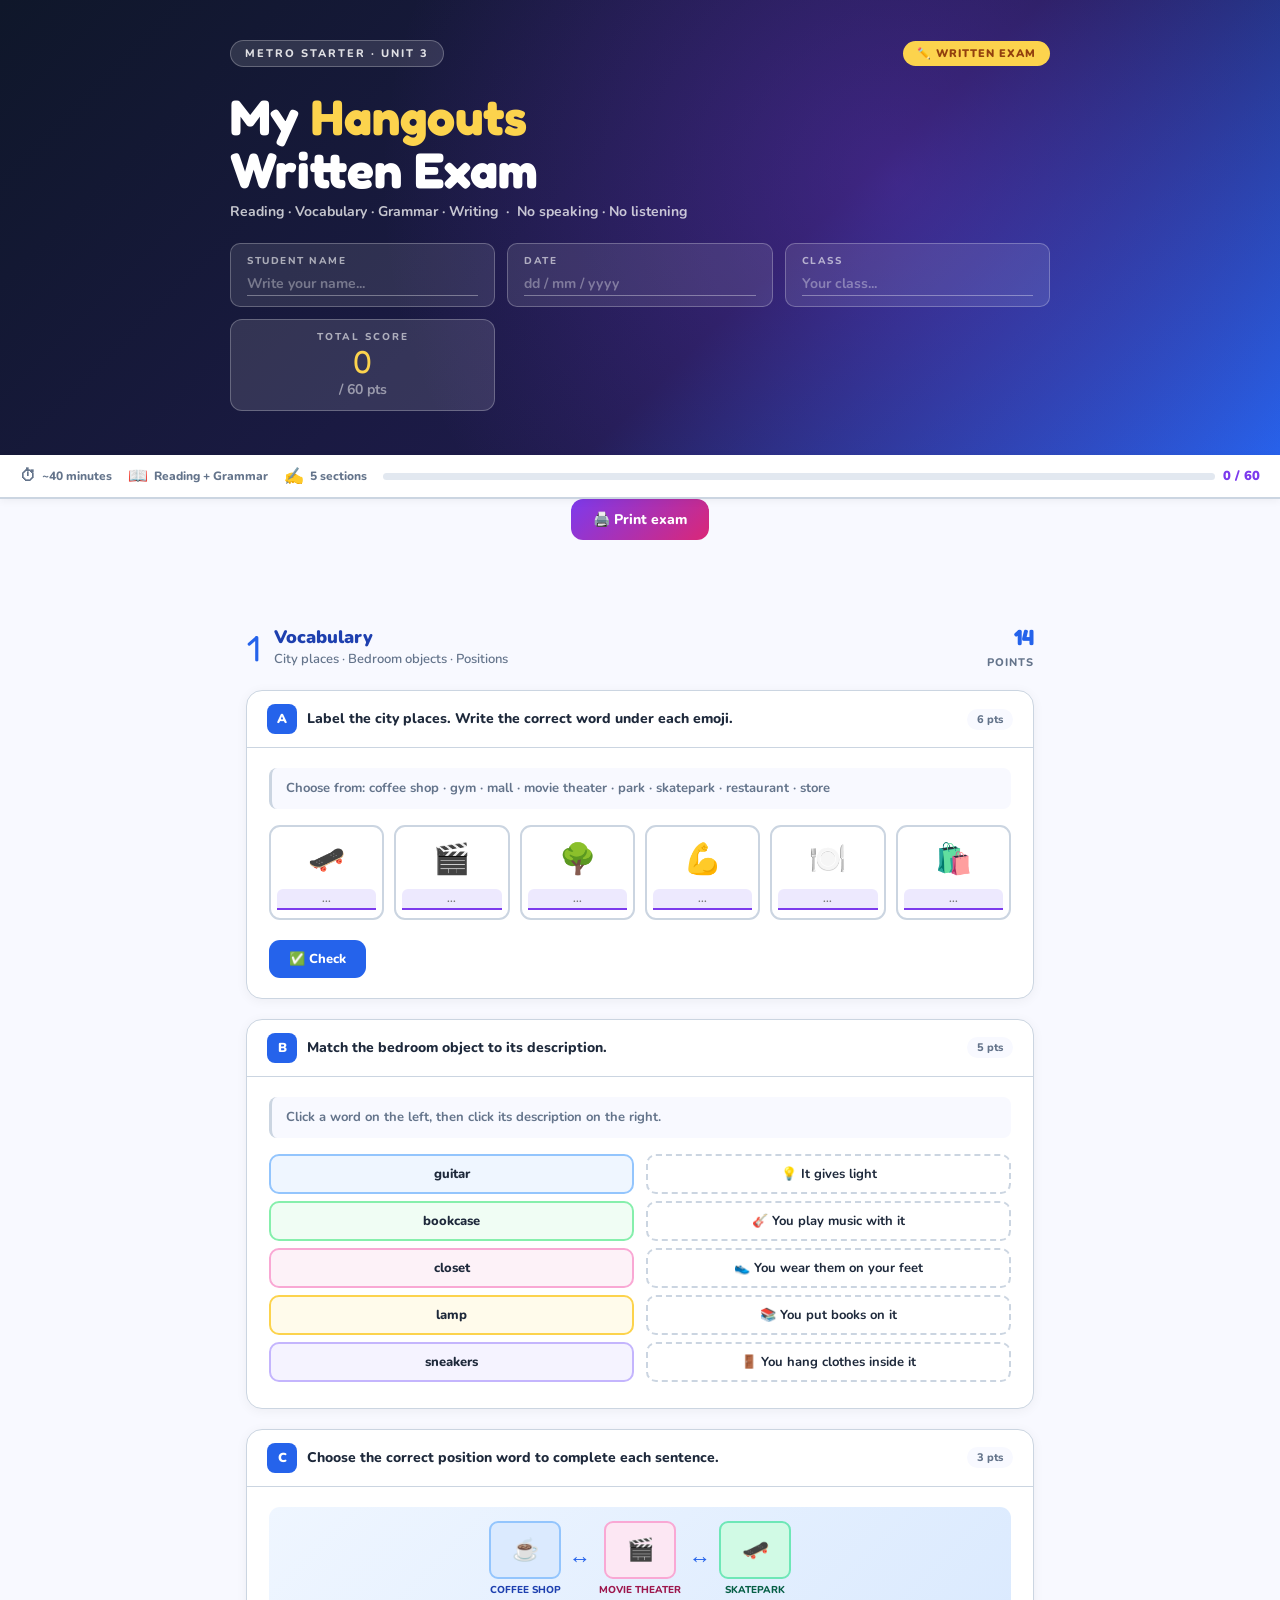
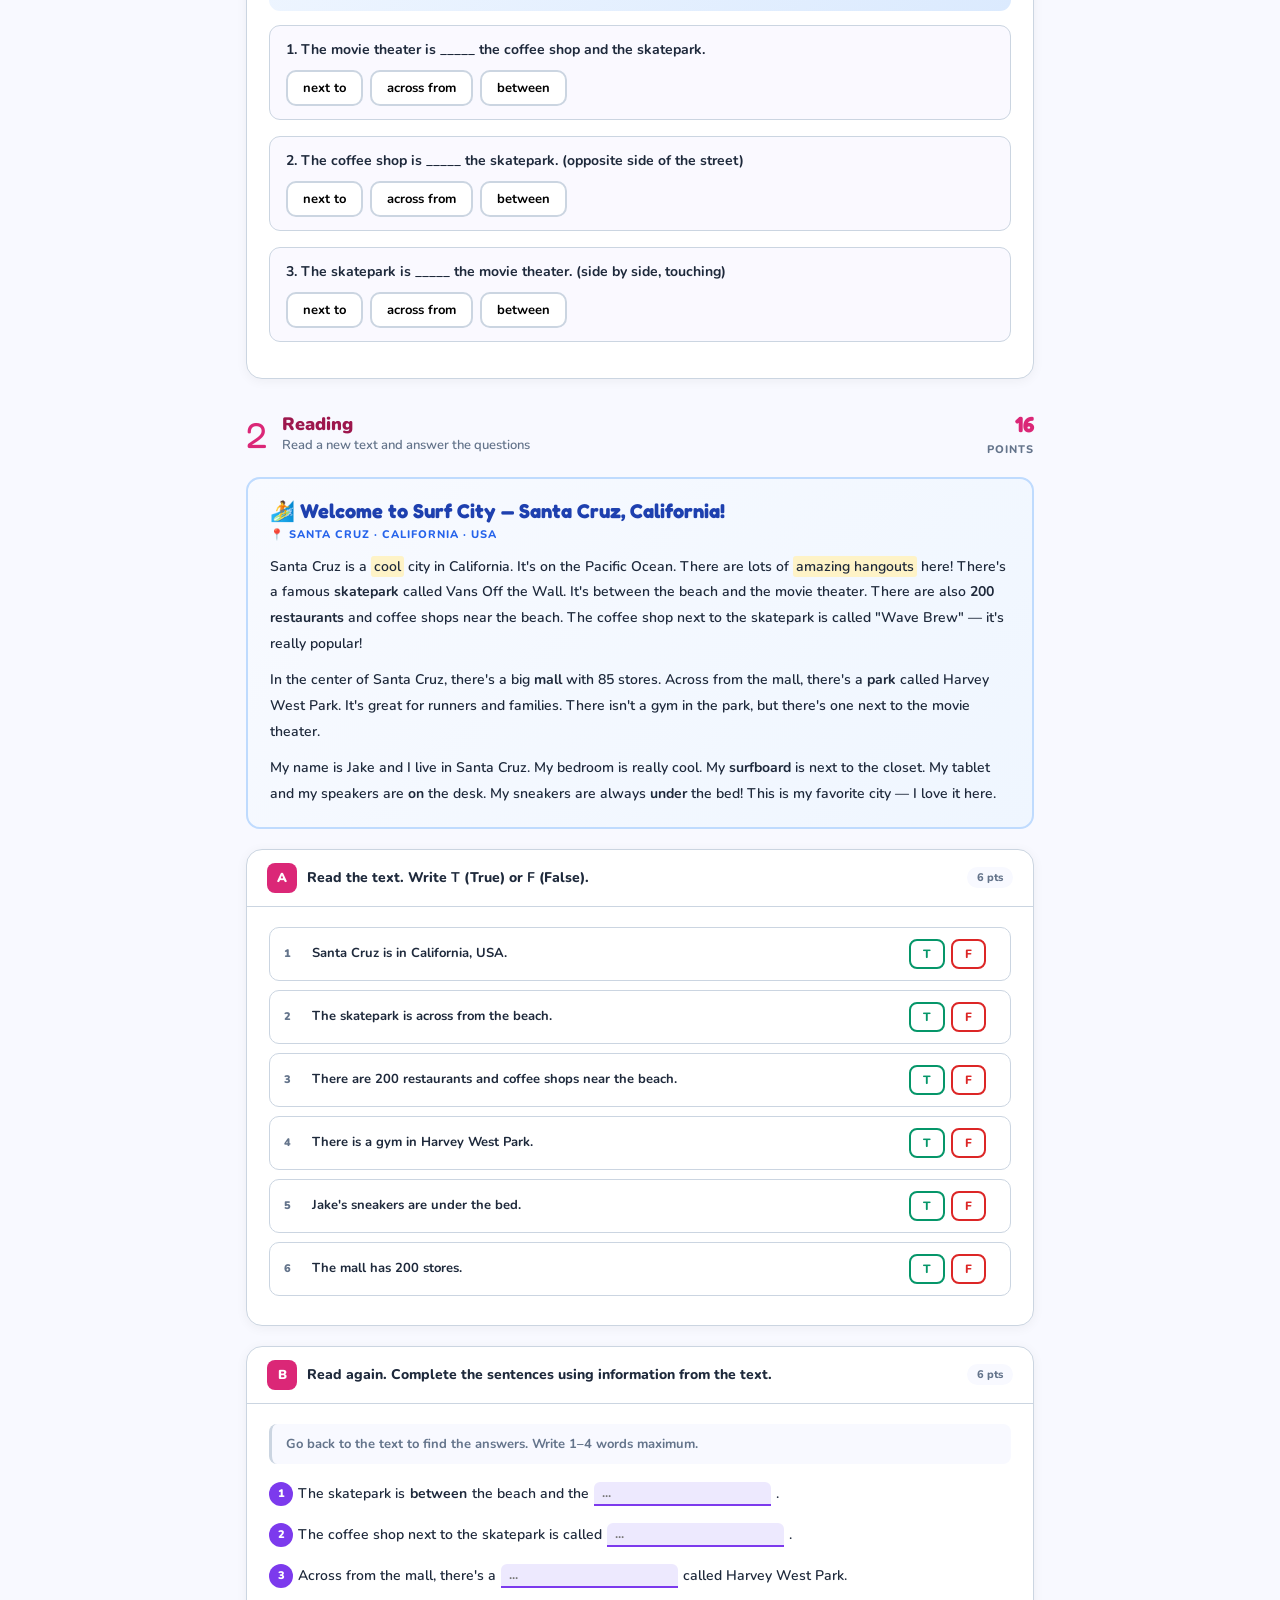
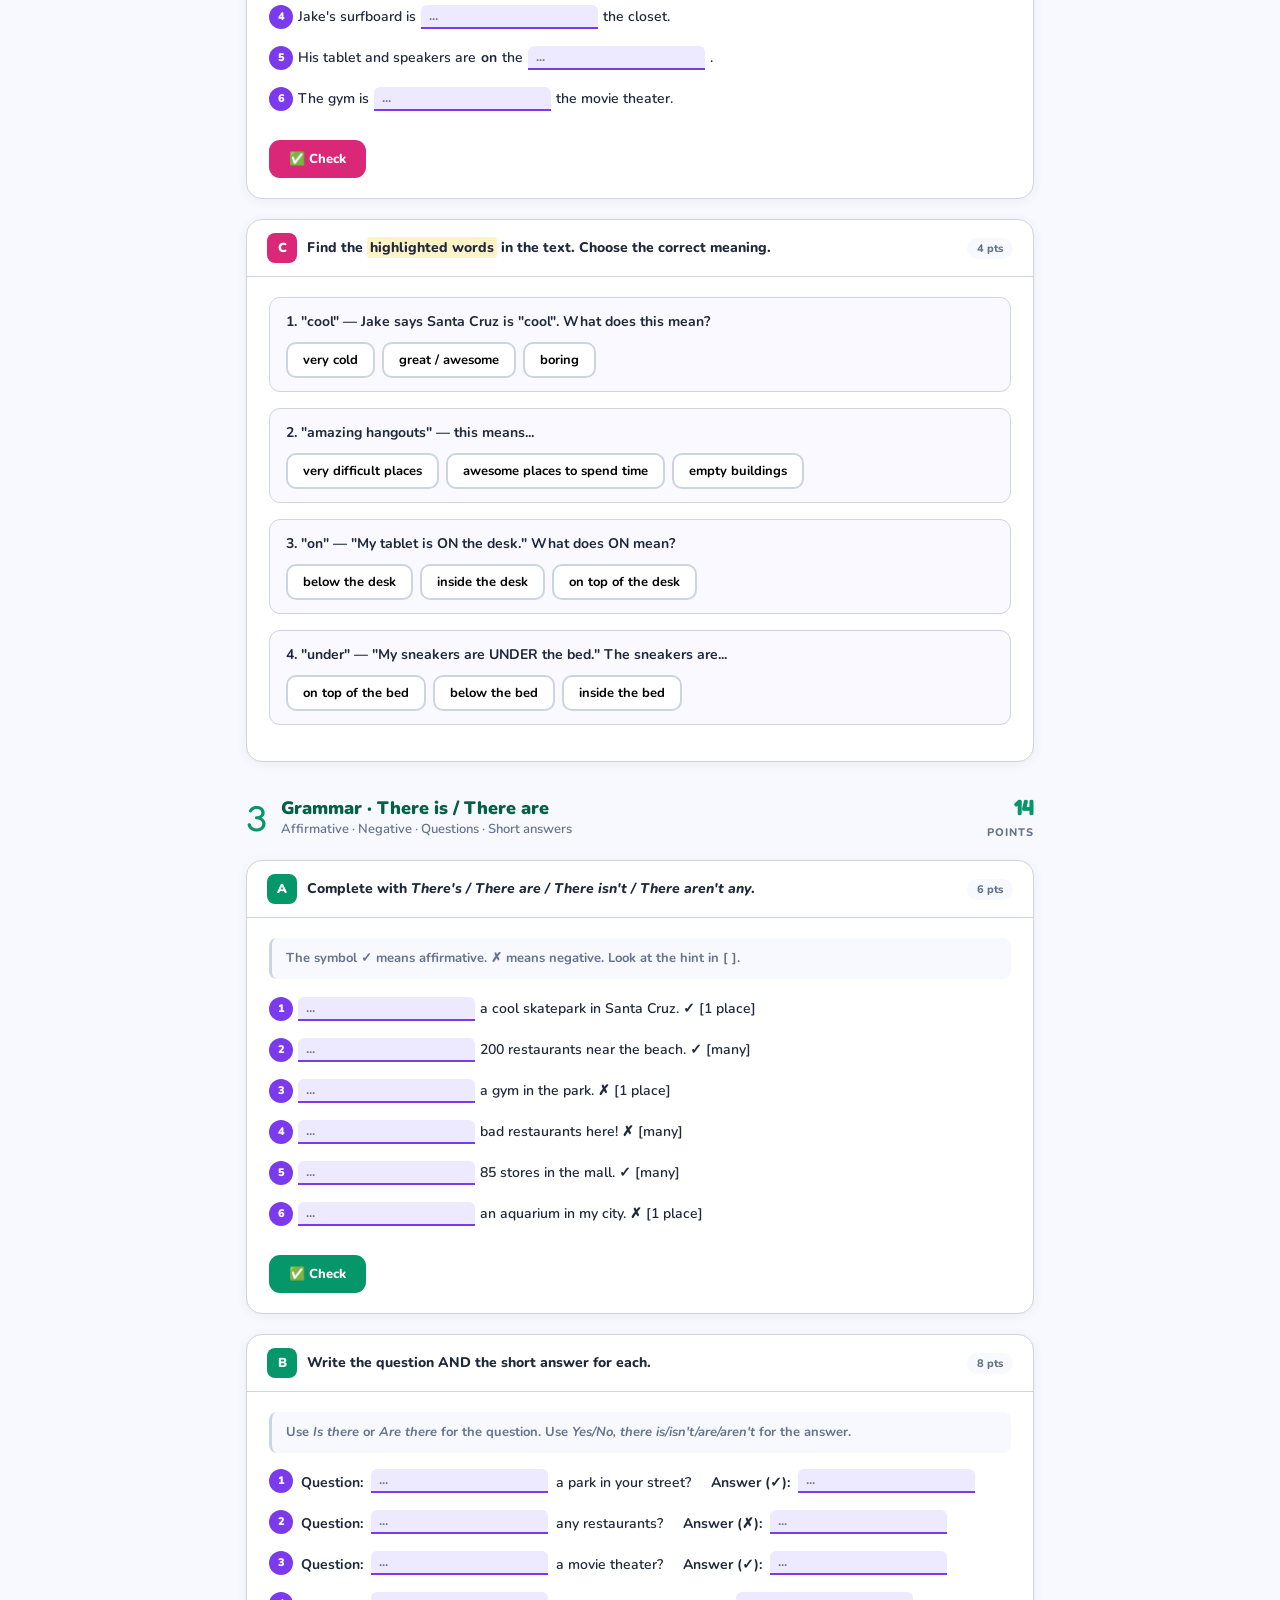
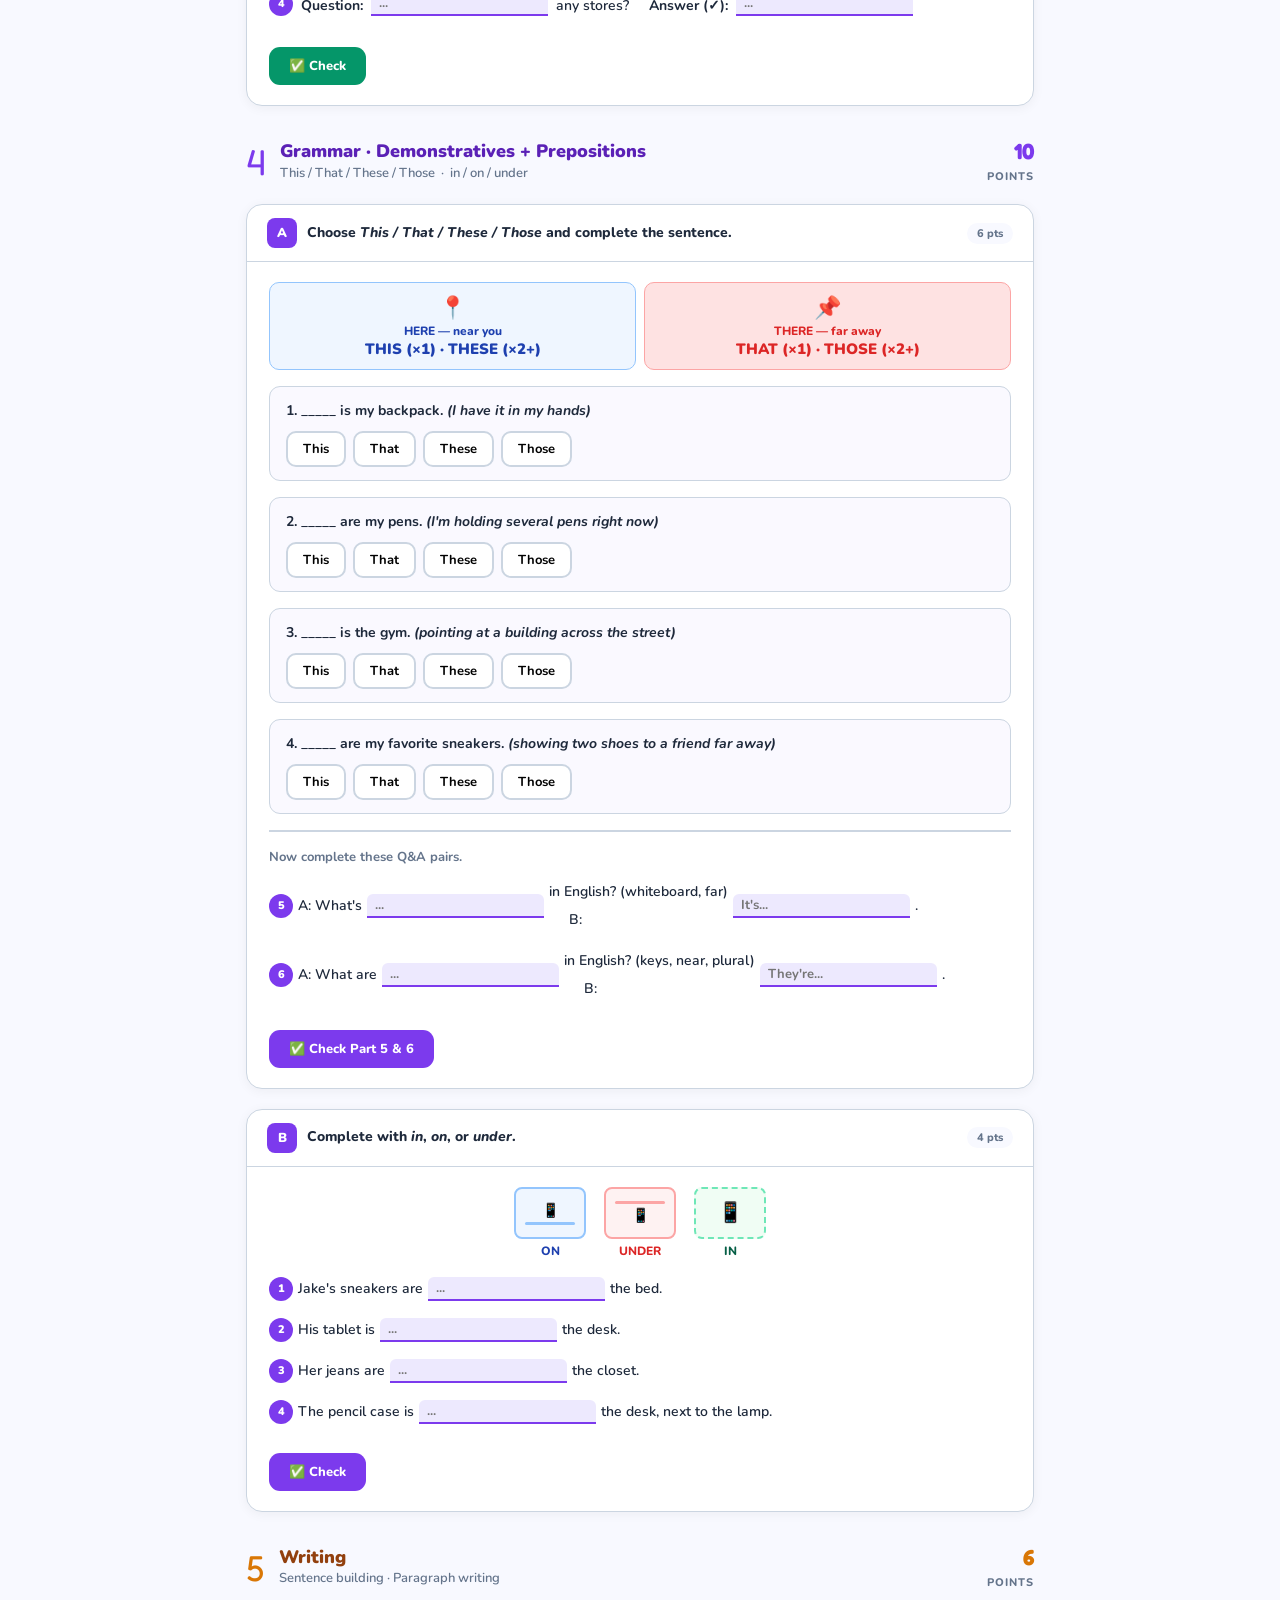
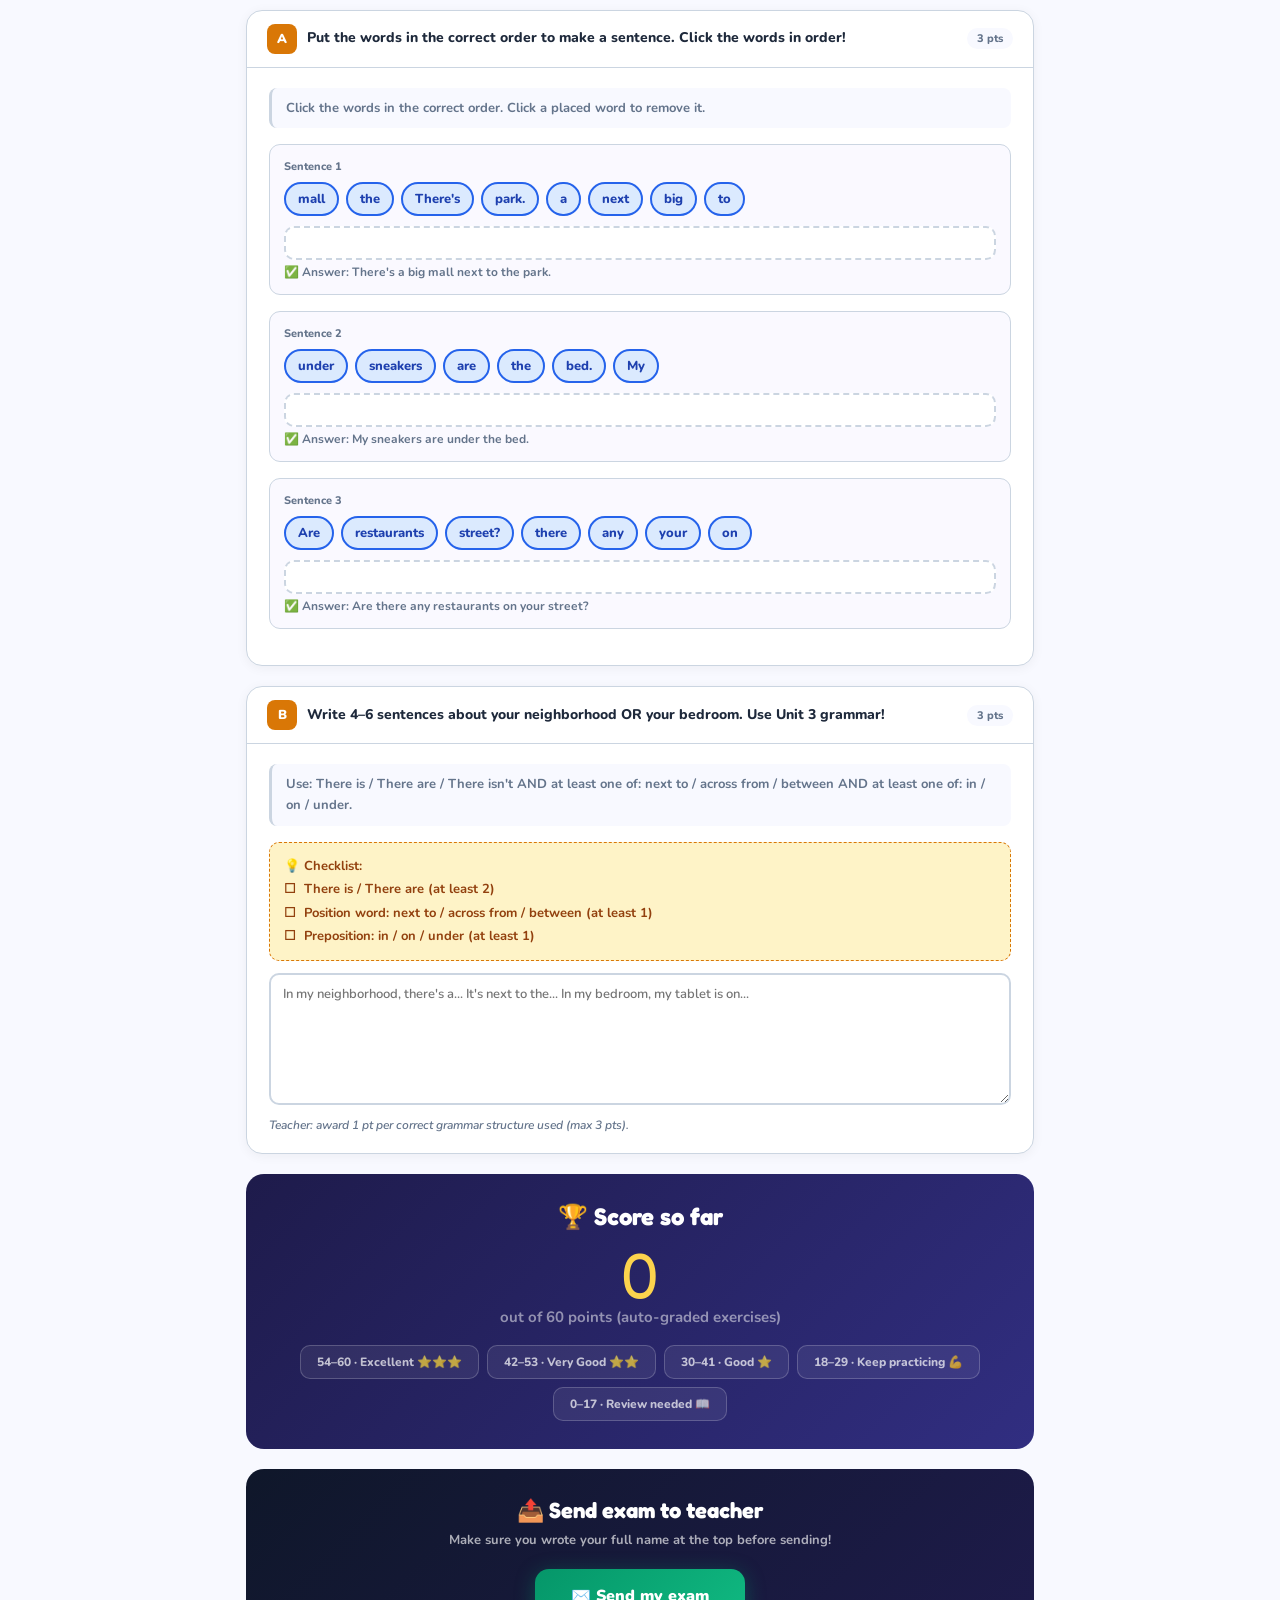
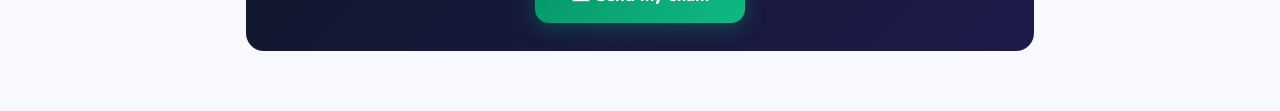
<file: index.html>
<!DOCTYPE html>
<html lang="en">
<head>
<meta charset="UTF-8">
<meta name="viewport" content="width=device-width, initial-scale=1.0">
<title>Written Exam · Unit 3 · My Hangouts</title>
<link href="https://fonts.googleapis.com/css2?family=Nunito:wght@400;600;700;800;900&family=Fredoka+One&display=swap" rel="stylesheet">
<link rel="stylesheet" href="styles.css">
</head>
<body>

<!-- ─── SETUP BANNER (teacher replaces URL) ─── -->


<!-- ─── COVER ─── -->
<div class="cover">
  <div class="cover-inner">
    <div class="school-line">
      <span class="school-badge">Metro Starter · Unit 3</span>
      <span class="exam-badge">✏️ Written Exam</span>
    </div>
    <h1>My <span>Hangouts</span><br>Written Exam</h1>
    <p class="cover-sub">Reading · Vocabulary · Grammar · Writing &nbsp;·&nbsp; No speaking · No listening</p>
    <div class="student-fields">
      <div class="sfield"><label>Student name</label><input type="text" id="student-name" placeholder="Write your name..."></div>
      <div class="sfield"><label>Date</label><input type="text" id="student-date" placeholder="dd / mm / yyyy"></div>
      <div class="sfield"><label>Class</label><input type="text" id="student-class" placeholder="Your class..."></div>
      <div class="score-total"><label>Total score</label><div class="score-total" style="background:none;border:none;padding:0"><div class="score-val" id="total-disp">0</div><span>/ 60 pts</span></div></div>
    </div>
  </div>
</div>

<!-- ─── TOP BAR ─── -->
<div class="instr-bar">
  <div class="instr-chip"><span>⏱</span> ~40 minutes</div>
  <div class="instr-chip"><span>📖</span> Reading + Grammar</div>
  <div class="instr-chip"><span>✍️</span> 5 sections</div>
  <div class="prog-wrap">
    <div class="prog-track"><div class="prog-fill" id="prog" style="width:0%"></div></div>
    <div class="prog-pts" id="pts-disp">0 / 60</div>
  </div>
</div>

<button class="print-btn" onclick="window.print()">🖨️ Print exam</button>

<div class="page">

<!-- ══════════════════════════════════════════════ -->
<!--  SECTION 1 · VOCABULARY                       -->
<!-- ══════════════════════════════════════════════ -->
<div class="section-div">
  <div class="sec-num" style="color:var(--blue)">1</div>
  <div class="sec-info">
    <h2 style="color:var(--blue-d)">Vocabulary</h2>
    <p>City places · Bedroom objects · Positions</p>
  </div>
  <div class="sec-pts"><strong style="color:var(--blue)">14</strong><span>points</span></div>
</div>

<!-- 1A -->
<div class="ex">
  <div class="ex-hd">
    <div class="ex-letter" style="background:var(--blue)">A</div>
    <h3>Label the city places. Write the correct word under each emoji.</h3>
    <span class="ex-pts-tag">6 pts</span>
  </div>
  <div class="ex-body">
    <div class="inst">Choose from: <strong>coffee shop · gym · mall · movie theater · park · skatepark · restaurant · store</strong></div>
    <div style="display:grid;grid-template-columns:repeat(auto-fill,minmax(110px,1fr));gap:10px;margin-bottom:6px" id="sec1a-grid">
      <div style="border:2px solid var(--border);border-radius:11px;padding:12px 6px 8px;text-align:center;background:white">
        <div style="font-size:30px;margin-bottom:6px">🛹</div>
        <input class="b" style="width:100%;min-width:0;font-size:11px;text-align:center" data-a="skatepark" data-ex="1a" placeholder="...">
      </div>
      <div style="border:2px solid var(--border);border-radius:11px;padding:12px 6px 8px;text-align:center;background:white">
        <div style="font-size:30px;margin-bottom:6px">🎬</div>
        <input class="b" style="width:100%;min-width:0;font-size:11px;text-align:center" data-a="movie theater" data-ex="1a" placeholder="...">
      </div>
      <div style="border:2px solid var(--border);border-radius:11px;padding:12px 6px 8px;text-align:center;background:white">
        <div style="font-size:30px;margin-bottom:6px">🌳</div>
        <input class="b" style="width:100%;min-width:0;font-size:11px;text-align:center" data-a="park" data-ex="1a" placeholder="...">
      </div>
      <div style="border:2px solid var(--border);border-radius:11px;padding:12px 6px 8px;text-align:center;background:white">
        <div style="font-size:30px;margin-bottom:6px">💪</div>
        <input class="b" style="width:100%;min-width:0;font-size:11px;text-align:center" data-a="gym" data-ex="1a" placeholder="...">
      </div>
      <div style="border:2px solid var(--border);border-radius:11px;padding:12px 6px 8px;text-align:center;background:white">
        <div style="font-size:30px;margin-bottom:6px">🍽️</div>
        <input class="b" style="width:100%;min-width:0;font-size:11px;text-align:center" data-a="restaurant" data-ex="1a" placeholder="...">
      </div>
      <div style="border:2px solid var(--border);border-radius:11px;padding:12px 6px 8px;text-align:center;background:white">
        <div style="font-size:30px;margin-bottom:6px">🛍️</div>
        <input class="b" style="width:100%;min-width:0;font-size:11px;text-align:center" data-a="mall" data-ex="1a" placeholder="...">
      </div>
    </div>
    <button class="chk blue" onclick="chkEx(this,'1a')">✅ Check</button>
    <div class="fb" id="1a-fb"></div>
  </div>
</div>

<!-- 1B -->
<div class="ex">
  <div class="ex-hd">
    <div class="ex-letter" style="background:var(--blue)">B</div>
    <h3>Match the bedroom object to its description.</h3>
    <span class="ex-pts-tag">5 pts</span>
  </div>
  <div class="ex-body">
    <div class="inst">Click a word on the left, then click its description on the right.</div>
    <div class="match-grid">
      <div class="match-col">
        <div class="mi" onclick="mc(this,'mL1')" data-id="mL1" style="background:#EFF6FF;border-color:#93C5FD;font-weight:800">guitar</div>
        <div class="mi" onclick="mc(this,'mL2')" data-id="mL2" style="background:#F0FDF4;border-color:#86EFAC;font-weight:800">bookcase</div>
        <div class="mi" onclick="mc(this,'mL3')" data-id="mL3" style="background:#FDF2F8;border-color:#F9A8D4;font-weight:800">closet</div>
        <div class="mi" onclick="mc(this,'mL4')" data-id="mL4" style="background:#FFFBEB;border-color:#FCD34D;font-weight:800">lamp</div>
        <div class="mi" onclick="mc(this,'mL5')" data-id="mL5" style="background:#F5F3FF;border-color:#C4B5FD;font-weight:800">sneakers</div>
      </div>
      <div class="match-col">
        <div class="mi" onclick="mc(this,'mR4')" data-id="mR4" style="border-style:dashed">💡 It gives light</div>
        <div class="mi" onclick="mc(this,'mR1')" data-id="mR1" style="border-style:dashed">🎸 You play music with it</div>
        <div class="mi" onclick="mc(this,'mR5')" data-id="mR5" style="border-style:dashed">👟 You wear them on your feet</div>
        <div class="mi" onclick="mc(this,'mR2')" data-id="mR2" style="border-style:dashed">📚 You put books on it</div>
        <div class="mi" onclick="mc(this,'mR3')" data-id="mR3" style="border-style:dashed">🚪 You hang clothes inside it</div>
      </div>
    </div>
  </div>
</div>

<!-- 1C -->
<div class="ex">
  <div class="ex-hd">
    <div class="ex-letter" style="background:var(--blue)">C</div>
    <h3>Choose the correct position word to complete each sentence.</h3>
    <span class="ex-pts-tag">3 pts</span>
  </div>
  <div class="ex-body">
    <div style="background:linear-gradient(135deg,#EFF6FF,#DBEAFE);border-radius:11px;padding:14px;margin-bottom:14px;display:flex;align-items:center;justify-content:center;gap:0;flex-wrap:wrap">
      <div style="display:flex;flex-direction:column;align-items:center;gap:4px">
        <div style="width:72px;height:58px;background:#DBEAFE;border-radius:9px;border:2px solid #93C5FD;display:flex;align-items:center;justify-content:center;font-size:22px">☕</div>
        <span style="font-size:10px;font-weight:800;color:var(--blue-d)">COFFEE SHOP</span>
      </div>
      <div style="font-size:22px;color:var(--blue);padding:0 8px;font-weight:900">↔</div>
      <div style="display:flex;flex-direction:column;align-items:center;gap:4px">
        <div style="width:72px;height:58px;background:#FCE7F3;border-radius:9px;border:2px solid #F9A8D4;display:flex;align-items:center;justify-content:center;font-size:22px">🎬</div>
        <span style="font-size:10px;font-weight:800;color:var(--pink-d)">MOVIE THEATER</span>
      </div>
      <div style="font-size:22px;color:var(--blue);padding:0 8px;font-weight:900">↔</div>
      <div style="display:flex;flex-direction:column;align-items:center;gap:4px">
        <div style="width:72px;height:58px;background:#D1FAE5;border-radius:9px;border:2px solid #6EE7B7;display:flex;align-items:center;justify-content:center;font-size:22px">🛹</div>
        <span style="font-size:10px;font-weight:800;color:var(--green-d)">SKATEPARK</span>
      </div>
    </div>
    <div class="mc" data-sec="1c">
      <div class="mc-q">1. The movie theater is _____ the coffee shop and the skatepark.</div>
      <div class="mc-opts">
        <button class="mc-opt" onclick="cho(this,false)">next to</button>
        <button class="mc-opt" onclick="cho(this,false)">across from</button>
        <button class="mc-opt" onclick="cho(this,true)">between</button>
      </div>
    </div>
    <div class="mc" data-sec="1c">
      <div class="mc-q">2. The coffee shop is _____ the skatepark. (opposite side of the street)</div>
      <div class="mc-opts">
        <button class="mc-opt" onclick="cho(this,false)">next to</button>
        <button class="mc-opt" onclick="cho(this,true)">across from</button>
        <button class="mc-opt" onclick="cho(this,false)">between</button>
      </div>
    </div>
    <div class="mc" data-sec="1c">
      <div class="mc-q">3. The skatepark is _____ the movie theater. (side by side, touching)</div>
      <div class="mc-opts">
        <button class="mc-opt" onclick="cho(this,true)">next to</button>
        <button class="mc-opt" onclick="cho(this,false)">across from</button>
        <button class="mc-opt" onclick="cho(this,false)">between</button>
      </div>
    </div>
  </div>
</div>


<!-- ══════════════════════════════════════════════ -->
<!--  SECTION 2 · READING                          -->
<!-- ══════════════════════════════════════════════ -->
<div class="section-div">
  <div class="sec-num" style="color:var(--pink)">2</div>
  <div class="sec-info">
    <h2 style="color:var(--pink-d)">Reading</h2>
    <p>Read a new text and answer the questions</p>
  </div>
  <div class="sec-pts"><strong style="color:var(--pink)">16</strong><span>points</span></div>
</div>

<div class="read-passage">
  <h4>🏄 Welcome to Surf City — Santa Cruz, California!</h4>
  <div class="read-loc">📍 Santa Cruz · California · USA</div>
  <p>Santa Cruz is a <span class="hi">cool</span> city in California. It's on the Pacific Ocean. There are lots of <span class="hi">amazing hangouts</span> here! There's a famous <strong>skatepark</strong> called Vans Off the Wall. It's between the beach and the movie theater. There are also <strong>200 restaurants</strong> and coffee shops near the beach. The coffee shop next to the skatepark is called "Wave Brew" — it's really popular!</p>
  <p>In the center of Santa Cruz, there's a big <strong>mall</strong> with 85 stores. Across from the mall, there's a <strong>park</strong> called Harvey West Park. It's great for runners and families. There isn't a gym in the park, but there's one next to the movie theater.</p>
  <p>My name is Jake and I live in Santa Cruz. My bedroom is really cool. My <strong>surfboard</strong> is next to the closet. My tablet and my speakers are <strong>on</strong> the desk. My sneakers are always <strong>under</strong> the bed! This is my favorite city — I love it here.</p>
</div>

<!-- 2A -->
<div class="ex">
  <div class="ex-hd">
    <div class="ex-letter" style="background:var(--pink)">A</div>
    <h3>Read the text. Write <strong>T</strong> (True) or <strong>F</strong> (False).</h3>
    <span class="ex-pts-tag">6 pts</span>
  </div>
  <div class="ex-body">
    <div class="tf" id="tf1"><div class="tf-num">1</div><div class="tf-q">Santa Cruz is in California, USA.</div><div class="tf-btns"><button class="tf-b T" onclick="doTF(this,'T','T','tf1')">T</button><button class="tf-b F" onclick="doTF(this,'F','T','tf1')">F</button></div><div class="tf-icon"></div></div>
    <div class="tf" id="tf2"><div class="tf-num">2</div><div class="tf-q">The skatepark is across from the beach.</div><div class="tf-btns"><button class="tf-b T" onclick="doTF(this,'T','F','tf2')">T</button><button class="tf-b F" onclick="doTF(this,'F','F','tf2')">F</button></div><div class="tf-icon"></div></div>
    <div class="tf" id="tf3"><div class="tf-num">3</div><div class="tf-q">There are 200 restaurants and coffee shops near the beach.</div><div class="tf-btns"><button class="tf-b T" onclick="doTF(this,'T','T','tf3')">T</button><button class="tf-b F" onclick="doTF(this,'F','T','tf3')">F</button></div><div class="tf-icon"></div></div>
    <div class="tf" id="tf4"><div class="tf-num">4</div><div class="tf-q">There is a gym in Harvey West Park.</div><div class="tf-btns"><button class="tf-b T" onclick="doTF(this,'T','F','tf4')">T</button><button class="tf-b F" onclick="doTF(this,'F','F','tf4')">F</button></div><div class="tf-icon"></div></div>
    <div class="tf" id="tf5"><div class="tf-num">5</div><div class="tf-q">Jake's sneakers are under the bed.</div><div class="tf-btns"><button class="tf-b T" onclick="doTF(this,'T','T','tf5')">T</button><button class="tf-b F" onclick="doTF(this,'F','T','tf5')">F</button></div><div class="tf-icon"></div></div>
    <div class="tf" id="tf6"><div class="tf-num">6</div><div class="tf-q">The mall has 200 stores.</div><div class="tf-btns"><button class="tf-b T" onclick="doTF(this,'T','F','tf6')">T</button><button class="tf-b F" onclick="doTF(this,'F','F','tf6')">F</button></div><div class="tf-icon"></div></div>
  </div>
</div>

<!-- 2B -->
<div class="ex">
  <div class="ex-hd">
    <div class="ex-letter" style="background:var(--pink)">B</div>
    <h3>Read again. Complete the sentences using information from the text.</h3>
    <span class="ex-pts-tag">6 pts</span>
  </div>
  <div class="ex-body">
    <div class="inst">Go back to the text to find the answers. Write 1–4 words maximum.</div>
    <div class="fl"><div class="fn">1</div> The skatepark is <strong>between</strong> the beach and the <input class="b" data-a="movie theater" data-ex="2b" placeholder="...">.</div>
    <div class="fl"><div class="fn">2</div> The coffee shop next to the skatepark is called <input class="b lg" data-a="wave brew" data-ex="2b" placeholder="...">.</div>
    <div class="fl"><div class="fn">3</div> Across from the mall, there's a <input class="b" data-a="park" data-ex="2b" placeholder="..."> called Harvey West Park.</div>
    <div class="fl"><div class="fn">4</div> Jake's surfboard is <input class="b" data-a="next to" data-ex="2b" placeholder="..."> the closet.</div>
    <div class="fl"><div class="fn">5</div> His tablet and speakers are <strong>on</strong> the <input class="b sm" data-a="desk" data-ex="2b" placeholder="...">.</div>
    <div class="fl"><div class="fn">6</div> The gym is <input class="b" data-a="next to" data-ex="2b" placeholder="..."> the movie theater.</div>
    <button class="chk pink" onclick="chkEx(this,'2b')">✅ Check</button>
    <div class="fb" id="2b-fb"></div>
  </div>
</div>

<!-- 2C -->
<div class="ex">
  <div class="ex-hd">
    <div class="ex-letter" style="background:var(--pink)">C</div>
    <h3>Find the <span class="hi" style="background:#FEF3C7">highlighted words</span> in the text. Choose the correct meaning.</h3>
    <span class="ex-pts-tag">4 pts</span>
  </div>
  <div class="ex-body">
    <div class="mc" data-sec="2c">
      <div class="mc-q">1. <strong>"cool"</strong> — Jake says Santa Cruz is "cool". What does this mean?</div>
      <div class="mc-opts">
        <button class="mc-opt" onclick="cho(this,false)">very cold</button>
        <button class="mc-opt" onclick="cho(this,true)">great / awesome</button>
        <button class="mc-opt" onclick="cho(this,false)">boring</button>
      </div>
    </div>
    <div class="mc" data-sec="2c">
      <div class="mc-q">2. <strong>"amazing hangouts"</strong> — this means...</div>
      <div class="mc-opts">
        <button class="mc-opt" onclick="cho(this,false)">very difficult places</button>
        <button class="mc-opt" onclick="cho(this,true)">awesome places to spend time</button>
        <button class="mc-opt" onclick="cho(this,false)">empty buildings</button>
      </div>
    </div>
    <div class="mc" data-sec="2c">
      <div class="mc-q">3. <strong>"on"</strong> — "My tablet is ON the desk." What does ON mean?</div>
      <div class="mc-opts">
        <button class="mc-opt" onclick="cho(this,false)">below the desk</button>
        <button class="mc-opt" onclick="cho(this,false)">inside the desk</button>
        <button class="mc-opt" onclick="cho(this,true)">on top of the desk</button>
      </div>
    </div>
    <div class="mc" data-sec="2c">
      <div class="mc-q">4. <strong>"under"</strong> — "My sneakers are UNDER the bed." The sneakers are...</div>
      <div class="mc-opts">
        <button class="mc-opt" onclick="cho(this,false)">on top of the bed</button>
        <button class="mc-opt" onclick="cho(this,true)">below the bed</button>
        <button class="mc-opt" onclick="cho(this,false)">inside the bed</button>
      </div>
    </div>
  </div>
</div>


<!-- ══════════════════════════════════════════════ -->
<!--  SECTION 3 · GRAMMAR — THERE IS / THERE ARE   -->
<!-- ══════════════════════════════════════════════ -->
<div class="section-div">
  <div class="sec-num" style="color:var(--green)">3</div>
  <div class="sec-info">
    <h2 style="color:var(--green-d)">Grammar · There is / There are</h2>
    <p>Affirmative · Negative · Questions · Short answers</p>
  </div>
  <div class="sec-pts"><strong style="color:var(--green)">14</strong><span>points</span></div>
</div>

<!-- 3A -->
<div class="ex">
  <div class="ex-hd">
    <div class="ex-letter" style="background:var(--green)">A</div>
    <h3>Complete with <em>There's / There are / There isn't / There aren't any</em>.</h3>
    <span class="ex-pts-tag">6 pts</span>
  </div>
  <div class="ex-body">
    <div class="inst">The symbol ✓ means affirmative. ✗ means negative. Look at the hint in [ ].</div>
    <div class="fl"><div class="fn">1</div><input class="b" data-a="there's" data-ex="3a" placeholder="..."> a cool skatepark in Santa Cruz. ✓ [1 place]</div>
    <div class="fl"><div class="fn">2</div><input class="b" data-a="there are" data-ex="3a" placeholder="..."> 200 restaurants near the beach. ✓ [many]</div>
    <div class="fl"><div class="fn">3</div><input class="b" data-a="there isn't" data-ex="3a" placeholder="..."> a gym in the park. ✗ [1 place]</div>
    <div class="fl"><div class="fn">4</div><input class="b" data-a="there aren't any" data-ex="3a" placeholder="..."> bad restaurants here! ✗ [many]</div>
    <div class="fl"><div class="fn">5</div><input class="b" data-a="there are" data-ex="3a" placeholder="..."> 85 stores in the mall. ✓ [many]</div>
    <div class="fl"><div class="fn">6</div><input class="b" data-a="there isn't" data-ex="3a" placeholder="..."> an aquarium in my city. ✗ [1 place]</div>
    <button class="chk green" onclick="chkEx(this,'3a')">✅ Check</button>
    <div class="fb" id="3a-fb"></div>
  </div>
</div>

<!-- 3B -->
<div class="ex">
  <div class="ex-hd">
    <div class="ex-letter" style="background:var(--green)">B</div>
    <h3>Write the question AND the short answer for each.</h3>
    <span class="ex-pts-tag">8 pts</span>
  </div>
  <div class="ex-body">
    <div class="inst">Use <em>Is there</em> or <em>Are there</em> for the question. Use <em>Yes/No, there is/isn't/are/aren't</em> for the answer.</div>
    <div class="fl" style="flex-wrap:wrap;align-items:flex-start;gap:8px"><div class="fn">1</div>
      <span style="font-weight:700">Question: </span><input class="b sm" data-a="is there" data-ex="3b" placeholder="..."> a park in your street? &nbsp;&nbsp;
      <span style="font-weight:700">Answer (✓): </span><input class="b" data-a="yes, there is" data-ex="3b" placeholder="...">
    </div>
    <div class="fl" style="flex-wrap:wrap;align-items:flex-start;gap:8px"><div class="fn">2</div>
      <span style="font-weight:700">Question: </span><input class="b sm" data-a="are there" data-ex="3b" placeholder="..."> any restaurants? &nbsp;&nbsp;
      <span style="font-weight:700">Answer (✗): </span><input class="b" data-a="no, there aren't" data-ex="3b" placeholder="...">
    </div>
    <div class="fl" style="flex-wrap:wrap;align-items:flex-start;gap:8px"><div class="fn">3</div>
      <span style="font-weight:700">Question: </span><input class="b sm" data-a="is there" data-ex="3b" placeholder="..."> a movie theater? &nbsp;&nbsp;
      <span style="font-weight:700">Answer (✓): </span><input class="b" data-a="yes, there is" data-ex="3b" placeholder="...">
    </div>
    <div class="fl" style="flex-wrap:wrap;align-items:flex-start;gap:8px"><div class="fn">4</div>
      <span style="font-weight:700">Question: </span><input class="b sm" data-a="are there" data-ex="3b" placeholder="..."> any stores? &nbsp;&nbsp;
      <span style="font-weight:700">Answer (✓): </span><input class="b" data-a="yes, there are" data-ex="3b" placeholder="...">
    </div>
    <button class="chk green" onclick="chkEx(this,'3b')">✅ Check</button>
    <div class="fb" id="3b-fb"></div>
  </div>
</div>


<!-- ══════════════════════════════════════════════ -->
<!--  SECTION 4 · DEMONSTRATIVES + PREPOSITIONS    -->
<!-- ══════════════════════════════════════════════ -->
<div class="section-div">
  <div class="sec-num" style="color:var(--purple)">4</div>
  <div class="sec-info">
    <h2 style="color:var(--purple-d)">Grammar · Demonstratives + Prepositions</h2>
    <p>This / That / These / Those &nbsp;·&nbsp; in / on / under</p>
  </div>
  <div class="sec-pts"><strong style="color:var(--purple)">10</strong><span>points</span></div>
</div>

<!-- 4A -->
<div class="ex">
  <div class="ex-hd">
    <div class="ex-letter" style="background:var(--purple)">A</div>
    <h3>Choose <em>This / That / These / Those</em> and complete the sentence.</h3>
    <span class="ex-pts-tag">6 pts</span>
  </div>
  <div class="ex-body">
    <div style="display:grid;grid-template-columns:repeat(2,1fr);gap:8px;margin-bottom:16px">
      <div style="text-align:center;padding:10px;background:#EFF6FF;border-radius:10px;border:1.5px solid #93C5FD"><div style="font-size:22px">📍</div><div style="font-size:12px;font-weight:800;color:var(--blue-d)">HERE — near you</div><div style="font-size:15px;font-weight:900;color:var(--blue-d)">THIS (×1) · THESE (×2+)</div></div>
      <div style="text-align:center;padding:10px;background:#FEE2E2;border-radius:10px;border:1.5px solid #FCA5A5"><div style="font-size:22px">📌</div><div style="font-size:12px;font-weight:800;color:var(--red)">THERE — far away</div><div style="font-size:15px;font-weight:900;color:var(--red)">THAT (×1) · THOSE (×2+)</div></div>
    </div>
    <div class="mc" data-sec="4a">
      <div class="mc-q">1. _____ is my backpack. <em>(I have it in my hands)</em></div>
      <div class="mc-opts">
        <button class="mc-opt" onclick="cho(this,true)">This</button>
        <button class="mc-opt" onclick="cho(this,false)">That</button>
        <button class="mc-opt" onclick="cho(this,false)">These</button>
        <button class="mc-opt" onclick="cho(this,false)">Those</button>
      </div>
    </div>
    <div class="mc" data-sec="4a">
      <div class="mc-q">2. _____ are my pens. <em>(I'm holding several pens right now)</em></div>
      <div class="mc-opts">
        <button class="mc-opt" onclick="cho(this,false)">This</button>
        <button class="mc-opt" onclick="cho(this,false)">That</button>
        <button class="mc-opt" onclick="cho(this,true)">These</button>
        <button class="mc-opt" onclick="cho(this,false)">Those</button>
      </div>
    </div>
    <div class="mc" data-sec="4a">
      <div class="mc-q">3. _____ is the gym. <em>(pointing at a building across the street)</em></div>
      <div class="mc-opts">
        <button class="mc-opt" onclick="cho(this,false)">This</button>
        <button class="mc-opt" onclick="cho(this,true)">That</button>
        <button class="mc-opt" onclick="cho(this,false)">These</button>
        <button class="mc-opt" onclick="cho(this,false)">Those</button>
      </div>
    </div>
    <div class="mc" data-sec="4a">
      <div class="mc-q">4. _____ are my favorite sneakers. <em>(showing two shoes to a friend far away)</em></div>
      <div class="mc-opts">
        <button class="mc-opt" onclick="cho(this,false)">This</button>
        <button class="mc-opt" onclick="cho(this,false)">That</button>
        <button class="mc-opt" onclick="cho(this,false)">These</button>
        <button class="mc-opt" onclick="cho(this,true)">Those</button>
      </div>
    </div>
    <div class="sep"></div>
    <p style="font-size:13px;font-weight:700;color:var(--muted);margin-bottom:12px">Now complete these Q&amp;A pairs.</p>
    <div class="fl"><div class="fn">5</div> A: What's <input class="b sm" data-a="that" data-ex="4a" placeholder="..."> in English? (whiteboard, far)<br>&nbsp;&nbsp;&nbsp;&nbsp;&nbsp;B: <input class="b" data-a="it's a whiteboard" data-ex="4a" placeholder="It's...">.</div>
    <div class="fl"><div class="fn">6</div> A: What are <input class="b sm" data-a="these" data-ex="4a" placeholder="..."> in English? (keys, near, plural)<br>&nbsp;&nbsp;&nbsp;&nbsp;&nbsp;B: <input class="b" data-a="they're keys" data-ex="4a" placeholder="They're...">.</div>
    <button class="chk purple" onclick="chkEx(this,'4a')">✅ Check Part 5 & 6</button>
    <div class="fb" id="4a-fb"></div>
  </div>
</div>

<!-- 4B -->
<div class="ex">
  <div class="ex-hd">
    <div class="ex-letter" style="background:var(--purple)">B</div>
    <h3>Complete with <em>in</em>, <em>on</em>, or <em>under</em>.</h3>
    <span class="ex-pts-tag">4 pts</span>
  </div>
  <div class="ex-body">
    <div style="display:flex;gap:18px;justify-content:center;flex-wrap:wrap;margin-bottom:16px">
      <div style="text-align:center"><div style="width:72px;height:52px;background:#EFF6FF;border:2px solid #93C5FD;border-radius:8px;display:flex;flex-direction:column;align-items:center;justify-content:center;gap:2px;margin-bottom:4px"><span style="font-size:14px">📱</span><div style="width:50px;height:3px;background:#93C5FD;border-radius:2px"></div></div><div style="font-size:12px;font-weight:800;color:var(--blue-d)">ON</div></div>
      <div style="text-align:center"><div style="width:72px;height:52px;background:#FEF2F2;border:2px solid #FCA5A5;border-radius:8px;display:flex;flex-direction:column;align-items:center;justify-content:center;gap:2px;margin-bottom:4px"><div style="width:50px;height:3px;background:#FCA5A5;border-radius:2px"></div><span style="font-size:14px">📱</span></div><div style="font-size:12px;font-weight:800;color:var(--red)">UNDER</div></div>
      <div style="text-align:center"><div style="width:72px;height:52px;background:#F0FDF4;border:2px dashed #6EE7B7;border-radius:8px;display:flex;align-items:center;justify-content:center;margin-bottom:4px"><span style="font-size:20px">📱</span></div><div style="font-size:12px;font-weight:800;color:var(--green-d)">IN</div></div>
    </div>
    <div class="fl"><div class="fn">1</div> Jake's sneakers are <input class="b sm" data-a="under" data-ex="4b" placeholder="..."> the bed.</div>
    <div class="fl"><div class="fn">2</div> His tablet is <input class="b sm" data-a="on" data-ex="4b" placeholder="..."> the desk.</div>
    <div class="fl"><div class="fn">3</div> Her jeans are <input class="b sm" data-a="in" data-ex="4b" placeholder="..."> the closet.</div>
    <div class="fl"><div class="fn">4</div> The pencil case is <input class="b sm" data-a="on" data-ex="4b" placeholder="..."> the desk, next to the lamp.</div>
    <button class="chk purple" onclick="chkEx(this,'4b')">✅ Check</button>
    <div class="fb" id="4b-fb"></div>
  </div>
</div>


<!-- ══════════════════════════════════════════════ -->
<!--  SECTION 5 · WRITING                          -->
<!-- ══════════════════════════════════════════════ -->
<div class="section-div">
  <div class="sec-num" style="color:var(--amber)">5</div>
  <div class="sec-info">
    <h2 style="color:var(--amber-d)">Writing</h2>
    <p>Sentence building · Paragraph writing</p>
  </div>
  <div class="sec-pts"><strong style="color:var(--amber)">6</strong><span>points</span></div>
</div>

<!-- 5A -->
<div class="ex">
  <div class="ex-hd">
    <div class="ex-letter" style="background:var(--amber)">A</div>
    <h3>Put the words in the correct order to make a sentence. Click the words in order!</h3>
    <span class="ex-pts-tag">3 pts</span>
  </div>
  <div class="ex-body">
    <div class="inst">Click the words in the correct order. Click a placed word to remove it.</div>

    <div class="reorder-q" id="rq1">
      <div class="reorder-num">Sentence 1</div>
      <div class="reorder-chips">
        <span class="rchip" onclick="placeWord(this,'rq1')">mall</span>
        <span class="rchip" onclick="placeWord(this,'rq1')">the</span>
        <span class="rchip" onclick="placeWord(this,'rq1')">There's</span>
        <span class="rchip" onclick="placeWord(this,'rq1')">park.</span>
        <span class="rchip" onclick="placeWord(this,'rq1')">a</span>
        <span class="rchip" onclick="placeWord(this,'rq1')">next</span>
        <span class="rchip" onclick="placeWord(this,'rq1')">big</span>
        <span class="rchip" onclick="placeWord(this,'rq1')">to</span>
      </div>
      <div class="answer-line" id="rq1-ans" onclick="removeWord(event,'rq1')"></div>
      <div style="font-size:12px;font-weight:700;color:var(--muted);margin-top:4px">✅ Answer: There's a big mall next to the park.</div>
    </div>

    <div class="reorder-q" id="rq2">
      <div class="reorder-num">Sentence 2</div>
      <div class="reorder-chips">
        <span class="rchip" onclick="placeWord(this,'rq2')">under</span>
        <span class="rchip" onclick="placeWord(this,'rq2')">sneakers</span>
        <span class="rchip" onclick="placeWord(this,'rq2')">are</span>
        <span class="rchip" onclick="placeWord(this,'rq2')">the</span>
        <span class="rchip" onclick="placeWord(this,'rq2')">bed.</span>
        <span class="rchip" onclick="placeWord(this,'rq2')">My</span>
      </div>
      <div class="answer-line" id="rq2-ans" onclick="removeWord(event,'rq2')"></div>
      <div style="font-size:12px;font-weight:700;color:var(--muted);margin-top:4px">✅ Answer: My sneakers are under the bed.</div>
    </div>

    <div class="reorder-q" id="rq3">
      <div class="reorder-num">Sentence 3</div>
      <div class="reorder-chips">
        <span class="rchip" onclick="placeWord(this,'rq3')">Are</span>
        <span class="rchip" onclick="placeWord(this,'rq3')">restaurants</span>
        <span class="rchip" onclick="placeWord(this,'rq3')">street?</span>
        <span class="rchip" onclick="placeWord(this,'rq3')">there</span>
        <span class="rchip" onclick="placeWord(this,'rq3')">any</span>
        <span class="rchip" onclick="placeWord(this,'rq3')">your</span>
        <span class="rchip" onclick="placeWord(this,'rq3')">on</span>
      </div>
      <div class="answer-line" id="rq3-ans" onclick="removeWord(event,'rq3')"></div>
      <div style="font-size:12px;font-weight:700;color:var(--muted);margin-top:4px">✅ Answer: Are there any restaurants on your street?</div>
    </div>
  </div>
</div>

<!-- 5B -->
<div class="ex">
  <div class="ex-hd">
    <div class="ex-letter" style="background:var(--amber)">B</div>
    <h3>Write 4–6 sentences about your neighborhood OR your bedroom. Use Unit 3 grammar!</h3>
    <span class="ex-pts-tag">3 pts</span>
  </div>
  <div class="ex-body">
    <div class="inst">Use: <strong>There is / There are / There isn't</strong> AND at least one of: <strong>next to / across from / between</strong> AND at least one of: <strong>in / on / under</strong>.</div>
    <div style="background:var(--amber-l);border:1.5px dashed var(--amber);border-radius:10px;padding:12px 14px;margin-bottom:12px;font-size:13px;font-weight:700;color:var(--amber-d);line-height:1.8">
      💡 <strong>Checklist:</strong><br>
      ☐ &nbsp;There is / There are (at least 2)<br>
      ☐ &nbsp;Position word: next to / across from / between (at least 1)<br>
      ☐ &nbsp;Preposition: in / on / under (at least 1)
    </div>
    <textarea id="writing-5b" rows="6" placeholder="In my neighborhood, there's a... It's next to the... In my bedroom, my tablet is on..."></textarea>
    <p class="note">Teacher: award 1 pt per correct grammar structure used (max 3 pts).</p>
  </div>
</div>

<!-- ─── FINAL SCORE ─── -->
<div class="final">
  <h3>🏆 Score so far</h3>
  <div class="final-score" id="total-disp2">0</div>
  <div class="final-out">out of 60 points (auto-graded exercises)</div>
  <div class="grade-row">
    <span class="gchip" data-min="54" data-max="60">54–60 · Excellent ⭐⭐⭐</span>
    <span class="gchip" data-min="42" data-max="53">42–53 · Very Good ⭐⭐</span>
    <span class="gchip" data-min="30" data-max="41">30–41 · Good ⭐</span>
    <span class="gchip" data-min="18" data-max="29">18–29 · Keep practicing 💪</span>
    <span class="gchip" data-min="0" data-max="17">0–17 · Review needed 📖</span>
  </div>
</div>

<!-- ─── SUBMIT BUTTON ─── -->
<div class="submit-wrap">
  <h3>📤 Send exam to teacher</h3>
  <p>Make sure you wrote your full name at the top before sending!</p>
  <button class="submit-btn" id="submit-btn" onclick="submitExam()">
    ✉️ Send my exam
  </button>
  <div class="submit-status" id="submit-status"></div>
</div>

</div><!-- end page -->

<script src="script.js"></script>
</body>
</html>
</file>
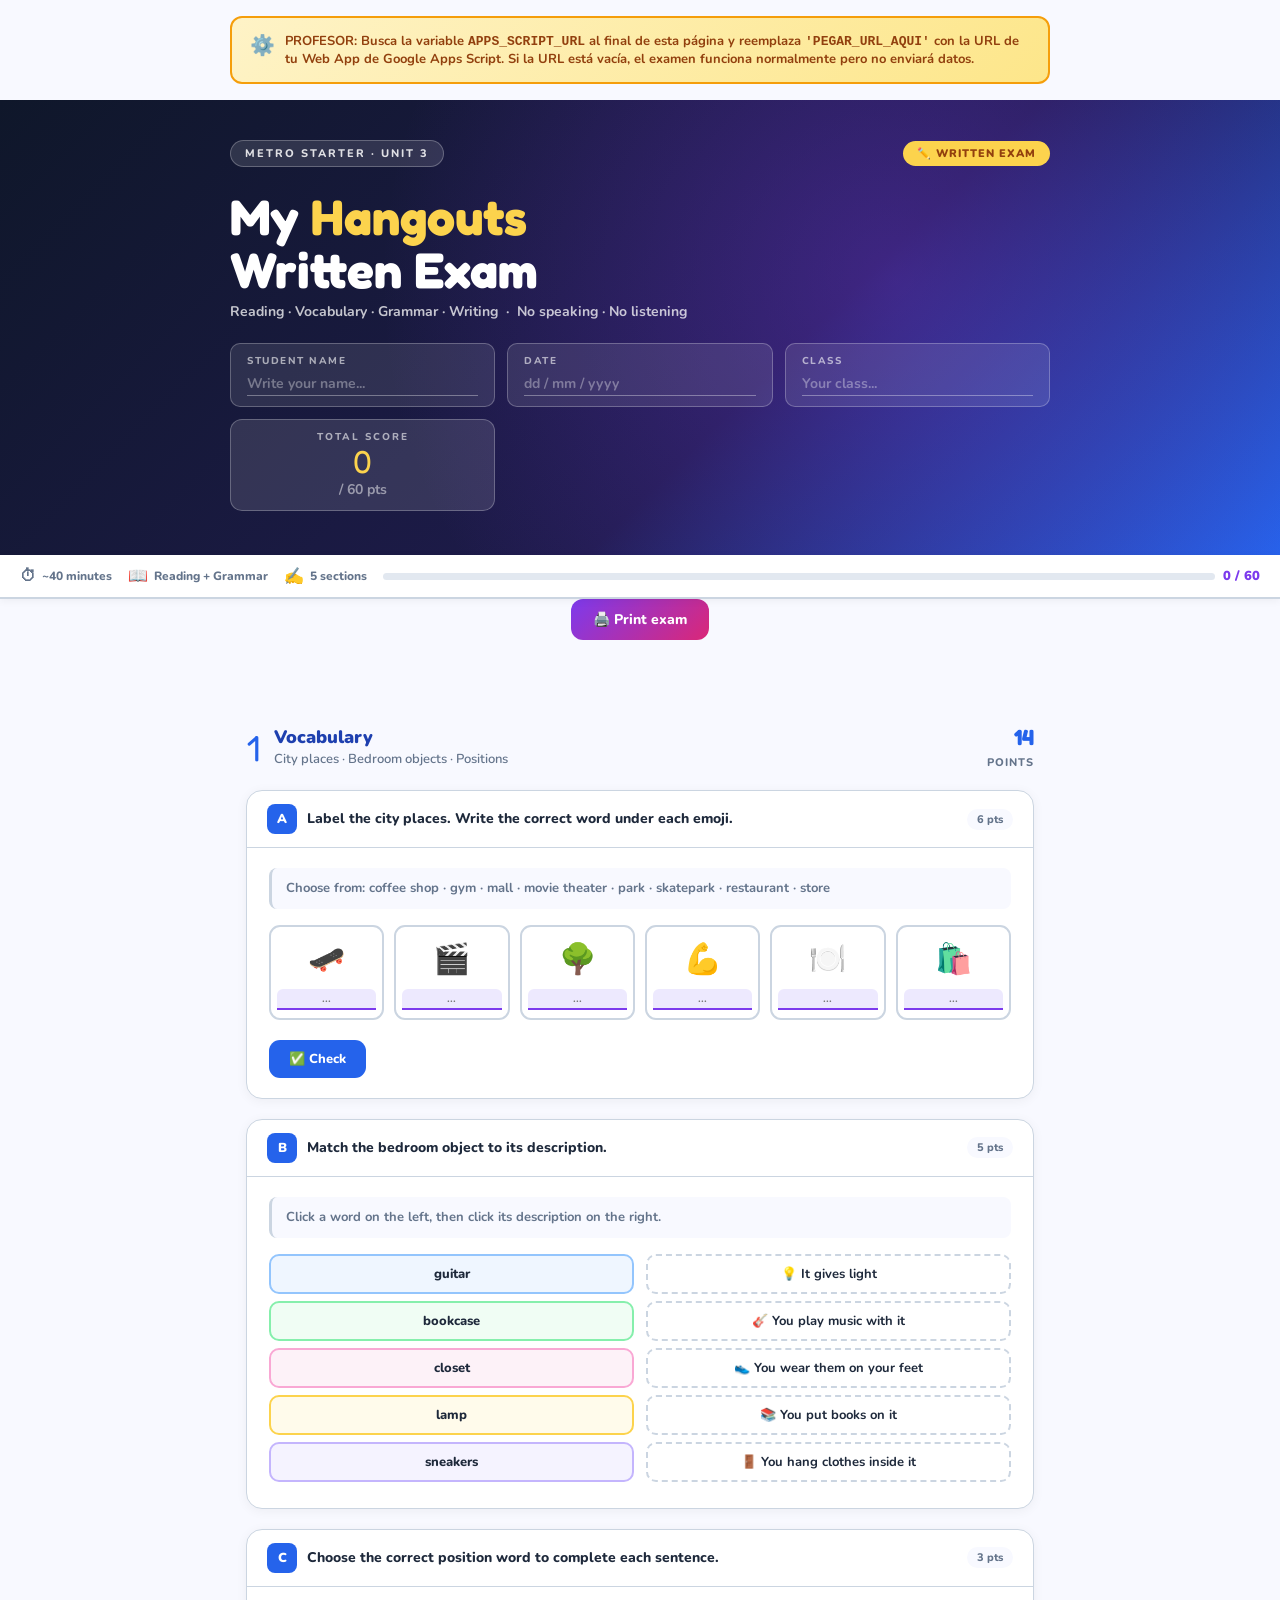
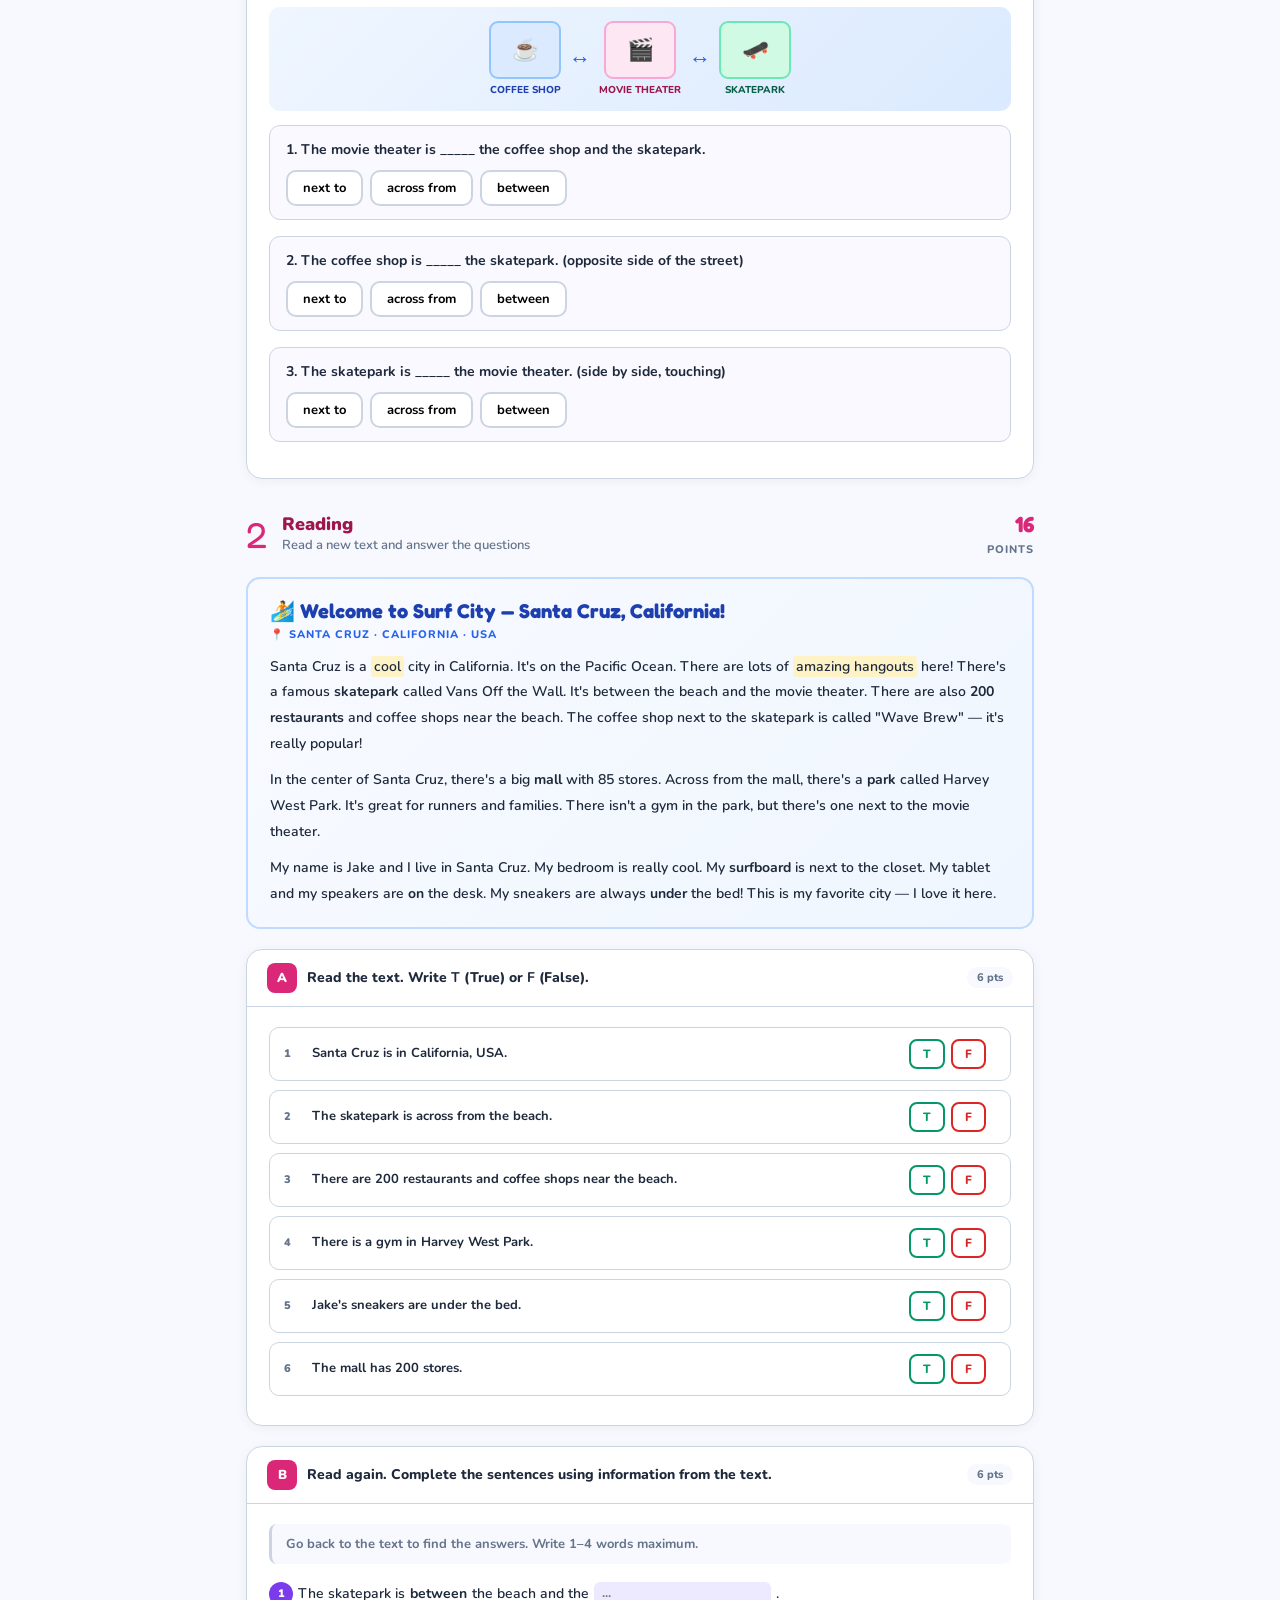
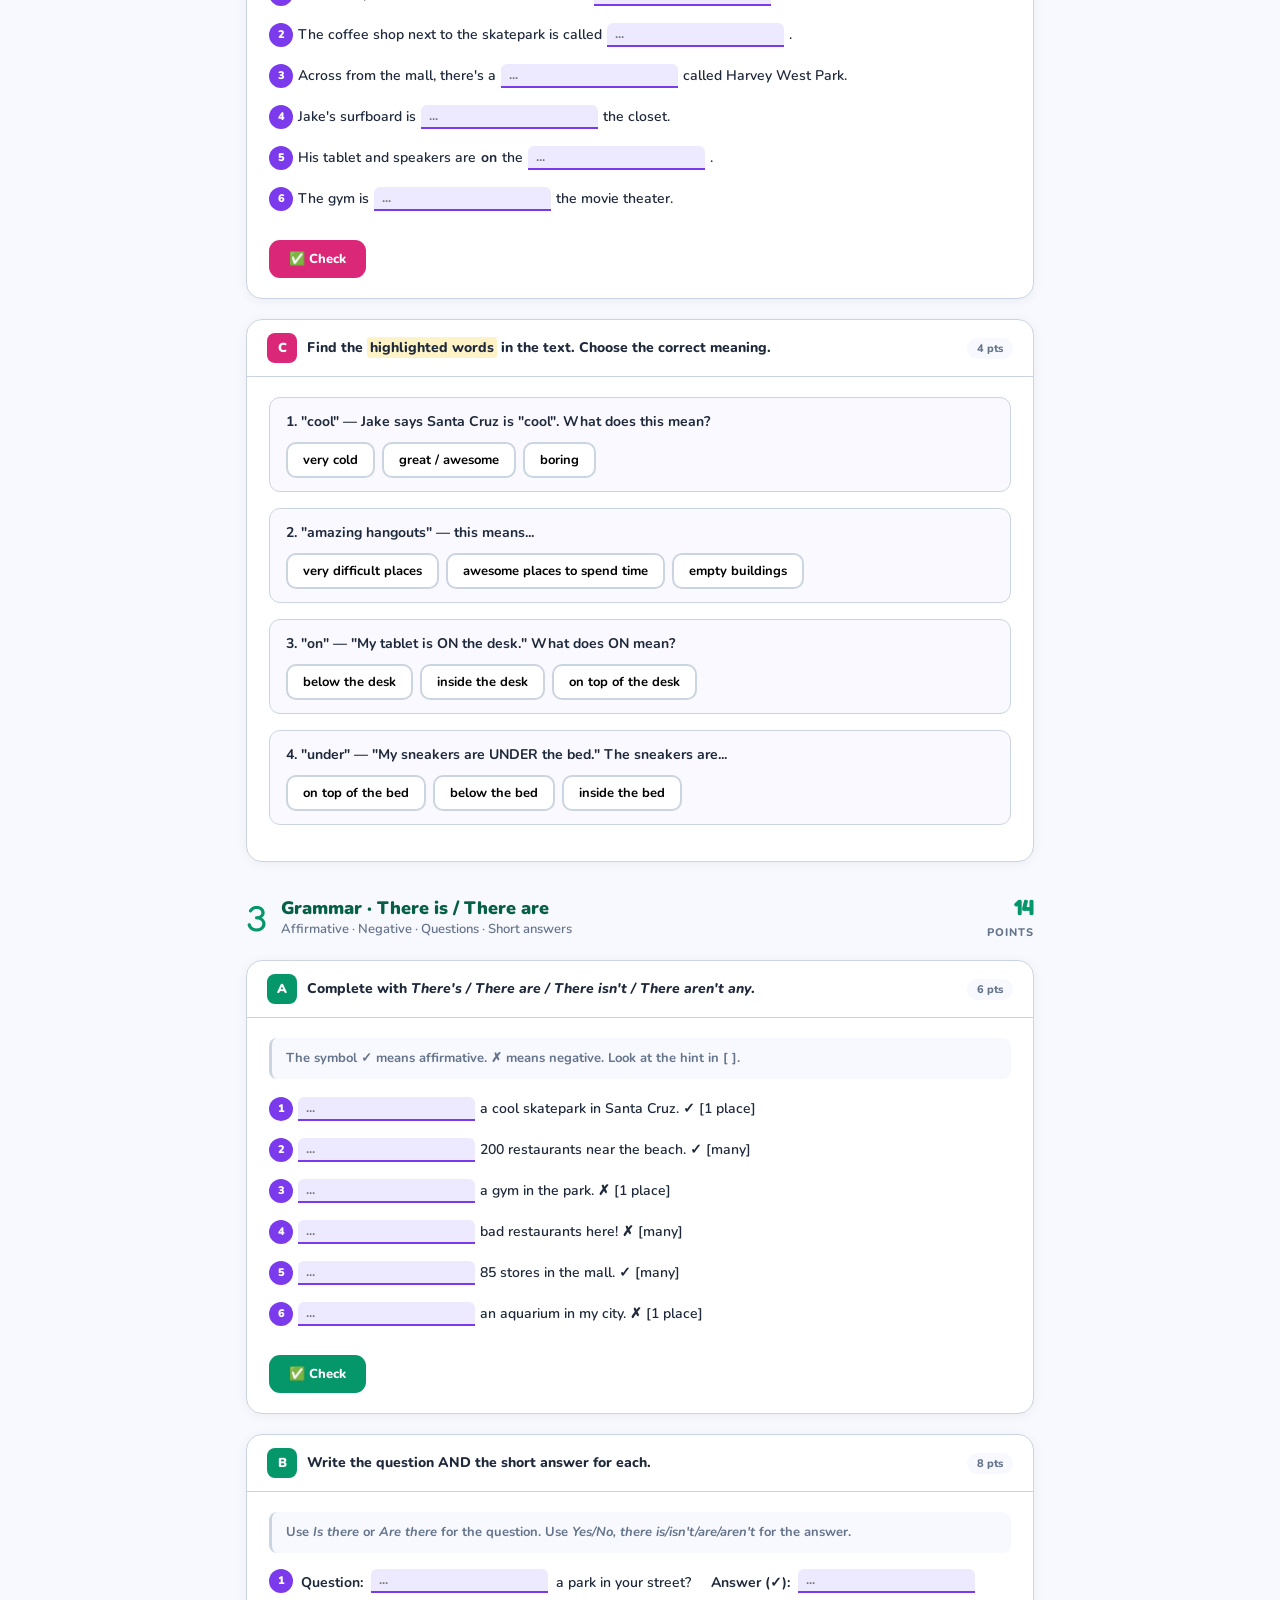
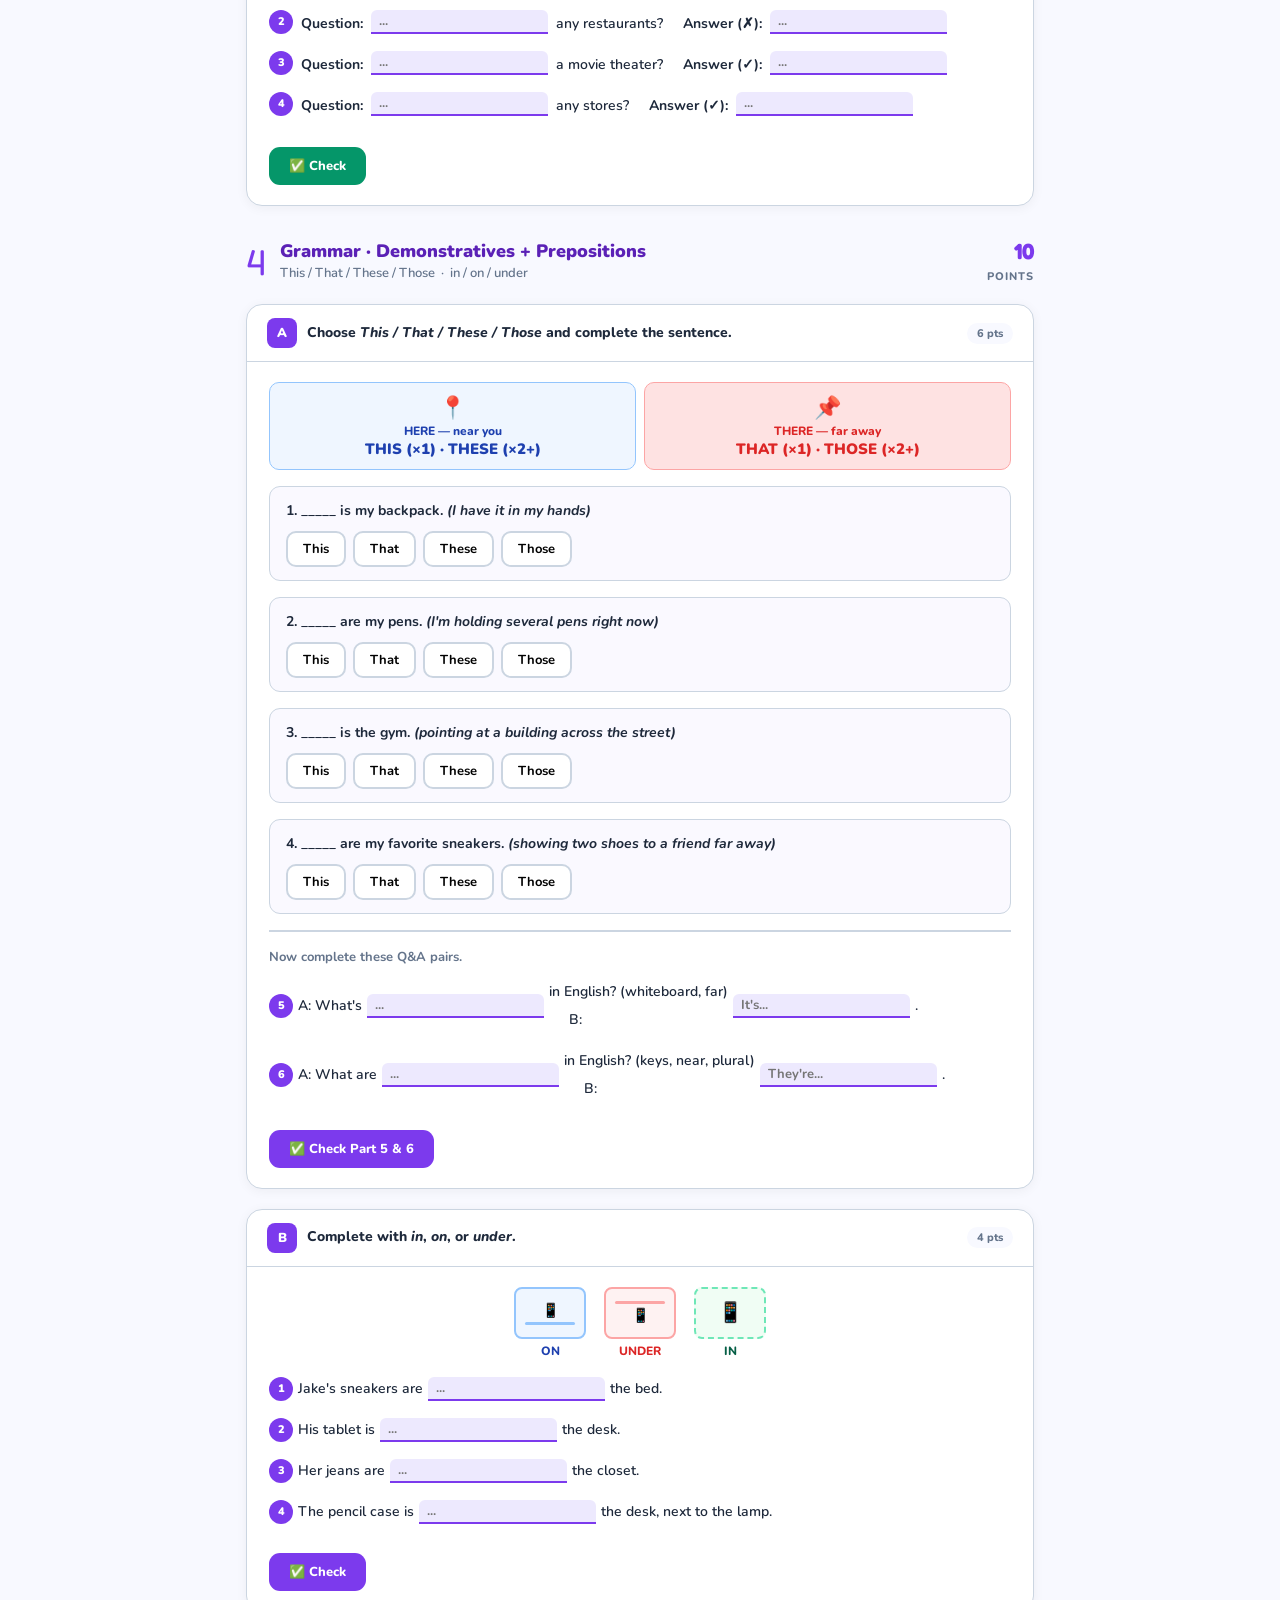
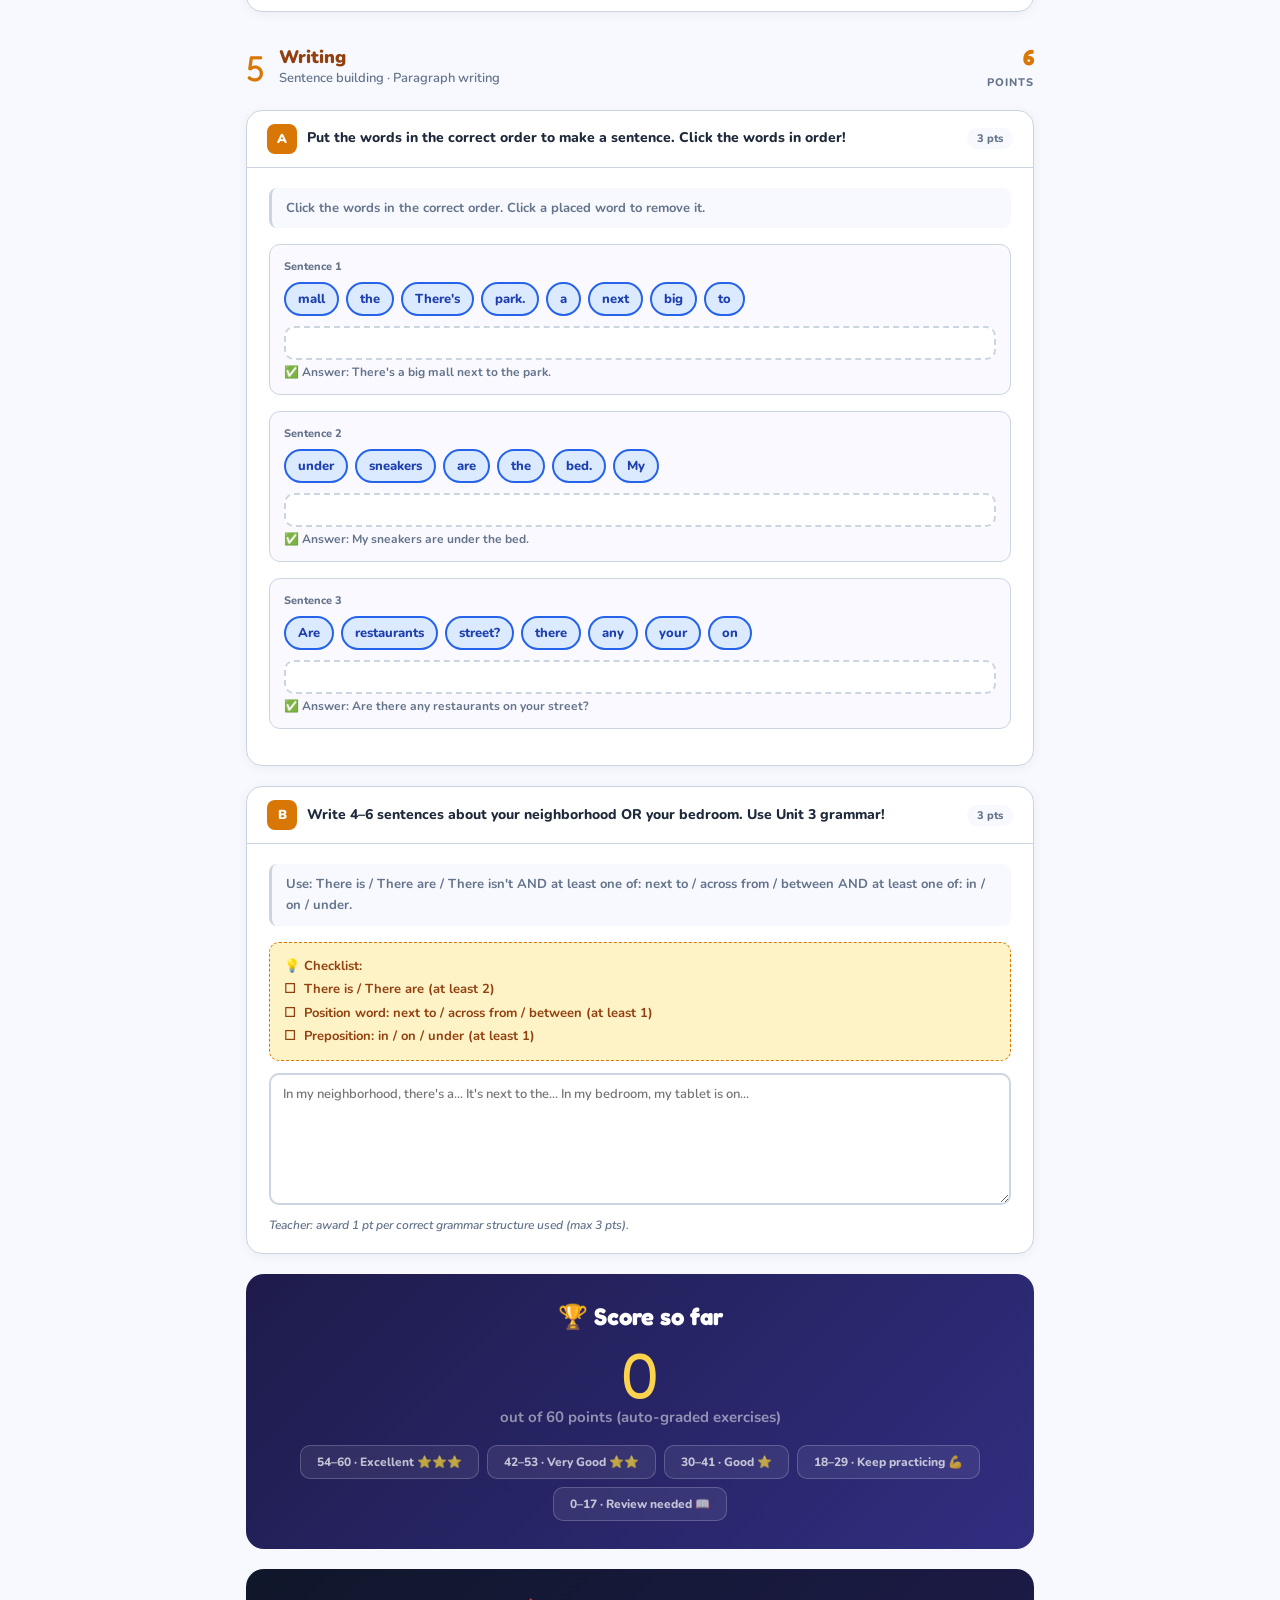
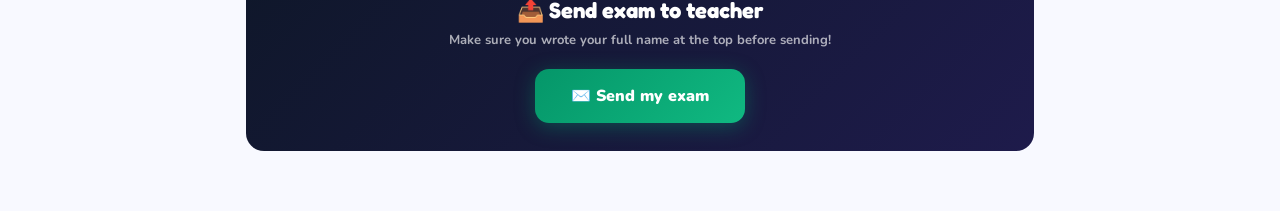
<file: exam_with_submit.html>
<!DOCTYPE html>
<html lang="en">
<head>
<meta charset="UTF-8">
<meta name="viewport" content="width=device-width, initial-scale=1.0">
<title>Written Exam · Unit 3 · My Hangouts</title>
<link href="https://fonts.googleapis.com/css2?family=Nunito:wght@400;600;700;800;900&family=Fredoka+One&display=swap" rel="stylesheet">
<style>
  :root {
    --ink:#1E293B; --muted:#64748B; --border:#CBD5E1; --bg:#F8F9FF; --card:#fff;
    --blue:#2563EB; --blue-l:#DBEAFE; --blue-d:#1E40AF;
    --green:#059669; --green-l:#D1FAE5; --green-d:#065F46;
    --purple:#7C3AED; --purple-l:#EDE9FE; --purple-d:#5B21B6;
    --amber:#D97706; --amber-l:#FEF3C7; --amber-d:#92400E;
    --pink:#DB2777; --pink-l:#FCE7F3; --pink-d:#9D174D;
    --red:#DC2626; --red-l:#FEE2E2;
  }
  *{box-sizing:border-box;margin:0;padding:0;}
  body{font-family:'Nunito',sans-serif;background:var(--bg);color:var(--ink);}

  /* ─── HEADER ─── */
  .cover{
    background:linear-gradient(135deg,#0F172A 0%,#1E1B4B 60%,#2563EB 100%);
    padding:40px 28px 44px;
    position:relative;overflow:hidden;
  }
  .cover::before{
    content:'';position:absolute;inset:0;
    background:radial-gradient(circle at 70% 40%,rgba(124,58,237,.35) 0%,transparent 55%);
  }
  .cover-inner{max-width:820px;margin:0 auto;position:relative;}
  .school-line{display:flex;justify-content:space-between;align-items:center;margin-bottom:24px;flex-wrap:wrap;gap:10px;}
  .school-badge{background:rgba(255,255,255,.12);border:1px solid rgba(255,255,255,.25);color:rgba(255,255,255,.85);font-size:11px;font-weight:800;letter-spacing:2px;text-transform:uppercase;padding:5px 14px;border-radius:20px;}
  .exam-badge{background:#FCD34D;color:#92400E;font-size:11px;font-weight:900;letter-spacing:1px;text-transform:uppercase;padding:5px 14px;border-radius:20px;}
  .cover h1{font-family:'Fredoka One',cursive;font-size:clamp(28px,5vw,50px);color:#fff;line-height:1.05;margin-bottom:6px;}
  .cover h1 span{color:#FCD34D;}
  .cover-sub{color:rgba(255,255,255,.75);font-size:14px;font-weight:700;margin-bottom:22px;}
  .student-fields{display:grid;grid-template-columns:repeat(auto-fit,minmax(200px,1fr));gap:12px;}
  .sfield{background:rgba(255,255,255,.1);border:1px solid rgba(255,255,255,.25);border-radius:10px;padding:10px 16px;}
  .sfield label{display:block;font-size:10px;font-weight:800;letter-spacing:1.5px;text-transform:uppercase;color:rgba(255,255,255,.6);margin-bottom:4px;}
  .sfield input{background:transparent;border:none;border-bottom:1.5px solid rgba(255,255,255,.35);width:100%;color:white;font-family:'Nunito',sans-serif;font-size:14px;font-weight:700;outline:none;padding:2px 0;}
  .sfield input::placeholder{color:rgba(255,255,255,.35);}

  /* score badge */
  .score-total{background:rgba(255,255,255,.12);border:1px solid rgba(255,255,255,.25);border-radius:12px;padding:10px 18px;text-align:center;}
  .score-total label{display:block;font-size:10px;font-weight:800;letter-spacing:2px;text-transform:uppercase;color:rgba(255,255,255,.6);margin-bottom:2px;}
  .score-total .score-val{font-family:'Fredoka One',cursive;font-size:32px;color:#FCD34D;line-height:1;}
  .score-total span{color:rgba(255,255,255,.5);font-size:14px;font-weight:700;}

  /* ─── INSTRUCTIONS BAR ─── */
  .instr-bar{background:white;border-bottom:2px solid var(--border);padding:10px 20px;display:flex;align-items:center;gap:16px;flex-wrap:wrap;box-shadow:0 2px 8px rgba(0,0,0,.05);position:sticky;top:0;z-index:40;}
  .instr-chip{display:flex;align-items:center;gap:6px;font-size:12px;font-weight:800;color:var(--muted);}
  .instr-chip span{font-size:16px;}
  .prog-wrap{flex:1;min-width:140px;display:flex;align-items:center;gap:8px;}
  .prog-track{flex:1;height:7px;background:#E2E8F0;border-radius:4px;overflow:hidden;}
  .prog-fill{height:100%;background:linear-gradient(90deg,var(--blue),var(--purple));border-radius:4px;transition:width .4s;}
  .prog-pts{font-size:13px;font-weight:900;color:var(--purple);white-space:nowrap;}

  /* ─── PAGE ─── */
  .page{max-width:820px;margin:0 auto;padding:28px 16px 60px;}

  /* ─── SECTION DIVIDER ─── */
  .section-div{
    display:flex;align-items:center;gap:14px;
    margin:32px 0 18px;
  }
  .sec-num{
    font-family:'Fredoka One',cursive;font-size:36px;line-height:1;flex-shrink:0;
  }
  .sec-info h2{font-size:18px;font-weight:900;line-height:1.1;}
  .sec-info p{font-size:13px;color:var(--muted);font-weight:600;margin-top:2px;}
  .sec-pts{margin-left:auto;text-align:right;flex-shrink:0;}
  .sec-pts strong{display:block;font-family:'Fredoka One',cursive;font-size:22px;color:var(--purple);}
  .sec-pts span{font-size:11px;font-weight:800;color:var(--muted);text-transform:uppercase;letter-spacing:1px;}

  /* ─── EXERCISE CARD ─── */
  .ex{background:var(--card);border-radius:16px;margin-bottom:20px;overflow:hidden;border:1.5px solid var(--border);box-shadow:0 2px 12px rgba(0,0,0,.05);}
  .ex-hd{display:flex;align-items:center;gap:10px;padding:13px 20px;border-bottom:1.5px solid var(--border);}
  .ex-letter{width:30px;height:30px;border-radius:8px;color:white;font-size:13px;font-weight:900;display:flex;align-items:center;justify-content:center;flex-shrink:0;}
  .ex-hd h3{font-size:14px;font-weight:800;flex:1;line-height:1.3;}
  .ex-pts-tag{font-size:11px;font-weight:800;padding:3px 10px;border-radius:20px;background:var(--bg);color:var(--muted);}
  .ex-body{padding:20px 22px;}
  .inst{font-size:13px;font-weight:700;color:var(--muted);margin-bottom:16px;line-height:1.6;padding:10px 14px;background:var(--bg);border-radius:8px;border-left:3px solid var(--border);}

  /* ─── READING TEXT ─── */
  .read-passage{
    background:linear-gradient(135deg,#F8FAFF,#EFF6FF);
    border:2px solid #BFDBFE;
    border-radius:14px;padding:20px 22px;margin-bottom:20px;
  }
  .read-passage h4{font-family:'Fredoka One',cursive;font-size:20px;color:var(--blue-d);margin-bottom:4px;}
  .read-loc{font-size:11px;font-weight:800;color:var(--blue);text-transform:uppercase;letter-spacing:1px;margin-bottom:12px;display:flex;align-items:center;gap:6px;}
  .read-passage p{font-size:14px;font-weight:600;color:var(--ink);line-height:1.85;}
  .read-passage p + p{margin-top:10px;}
  .hi{background:#FEF3C7;border-radius:3px;padding:1px 3px;}

  /* ─── FILL BLANK ─── */
  .fl{display:flex;align-items:center;flex-wrap:wrap;gap:5px;margin-bottom:13px;font-size:14px;font-weight:600;line-height:2;}
  .fn{width:24px;height:24px;background:var(--purple);color:white;border-radius:50%;font-size:11px;font-weight:900;display:flex;align-items:center;justify-content:center;flex-shrink:0;}
  .b{min-width:100px;border:none;border-bottom:2.5px solid var(--purple);padding:2px 8px;background:var(--purple-l);border-radius:6px 6px 0 0;font-family:'Nunito',sans-serif;font-size:13px;font-weight:700;color:var(--purple-d);outline:none;transition:all .15s;}
  .b:focus{border-color:var(--blue);background:var(--blue-l);color:var(--blue-d);}
  .b.ok{border-color:var(--green)!important;background:var(--green-l)!important;color:var(--green-d)!important;}
  .b.no{border-color:var(--red)!important;background:var(--red-l)!important;color:var(--red)!important;}
  .b.sm{min-width:70px;}
  .b.lg{min-width:140px;}

  /* ─── MULTIPLE CHOICE ─── */
  .mc{margin-bottom:16px;padding:13px 16px;background:#FAF9FF;border-radius:11px;border:1.5px solid var(--border);}
  .mc-q{font-size:14px;font-weight:700;margin-bottom:10px;line-height:1.5;}
  .mc-opts{display:flex;flex-wrap:wrap;gap:7px;}
  .mc-opt{padding:7px 15px;border:2px solid var(--border);border-radius:10px;background:white;font-family:'Nunito',sans-serif;font-size:13px;font-weight:700;cursor:pointer;transition:all .2s;}
  .mc-opt:hover{border-color:var(--purple);color:var(--purple-d);background:var(--purple-l);}
  .mc-opt.ok{border-color:var(--green);background:var(--green-l);color:var(--green-d);}
  .mc-opt.no{border-color:var(--red);background:var(--red-l);color:var(--red);}
  .mc-opt.rev{border-color:var(--green);background:var(--green-l);color:var(--green-d);opacity:.6;}

  /* ─── TRUE/FALSE ─── */
  .tf{display:flex;align-items:center;gap:10px;padding:11px 14px;border-radius:10px;border:1.5px solid var(--border);margin-bottom:9px;background:white;transition:all .2s;}
  .tf.ok{background:var(--green-l);border-color:var(--green);}
  .tf.no{background:var(--red-l);border-color:var(--red);}
  .tf-num{font-size:11px;font-weight:900;color:var(--muted);width:18px;flex-shrink:0;}
  .tf-q{flex:1;font-size:13px;font-weight:700;line-height:1.5;}
  .tf-btns{display:flex;gap:6px;flex-shrink:0;}
  .tf-b{padding:5px 12px;border-radius:8px;border:2px solid;font-family:'Nunito',sans-serif;font-size:12px;font-weight:800;cursor:pointer;background:white;transition:all .2s;}
  .tf-b.T{border-color:var(--green);color:var(--green);}
  .tf-b.T:hover,.tf-b.T.sel{background:var(--green);color:white;}
  .tf-b.F{border-color:var(--red);color:var(--red);}
  .tf-b.F:hover,.tf-b.F.sel{background:var(--red);color:white;}
  .tf-icon{font-size:16px;}

  /* ─── MATCH ─── */
  .match-grid{display:grid;grid-template-columns:1fr 1fr;gap:12px;margin-bottom:6px;}
  .match-col{display:flex;flex-direction:column;gap:7px;}
  .mi{padding:9px 13px;border-radius:10px;border:2px solid var(--border);font-size:13px;font-weight:700;cursor:pointer;transition:all .2s;background:white;text-align:center;}
  .mi:hover{transform:scale(1.02);}
  .mi.selL{border-color:var(--amber);background:var(--amber-l);color:var(--amber-d);}
  .mi.selR{border-color:var(--amber);background:var(--amber-l);color:var(--amber-d);}
  .mi.matched{border-color:var(--green);background:var(--green-l);color:var(--green-d);pointer-events:none;}
  .mi.wrong{border-color:var(--red);background:var(--red-l);color:var(--red);}

  /* ─── DRAG / SORT (word order) ─── */
  .word-sort{display:flex;flex-wrap:wrap;gap:7px;margin-bottom:8px;}
  .word-chip{padding:6px 13px;border:2px solid var(--purple);background:var(--purple-l);border-radius:20px;font-size:13px;font-weight:800;color:var(--purple-d);cursor:grab;user-select:none;transition:all .2s;}
  .word-chip:hover{background:var(--purple);color:white;}
  .word-chip.used{opacity:.3;pointer-events:none;}
  .word-drop{display:flex;flex-wrap:wrap;gap:6px;min-height:36px;padding:6px 10px;border:2px dashed var(--border);border-radius:10px;margin-bottom:8px;background:white;font-size:13px;font-weight:700;}
  .word-drop.has-word{border-style:solid;border-color:var(--green);}
  .drop-word{padding:4px 10px;background:var(--green-l);border:1.5px solid var(--green);border-radius:16px;font-size:13px;font-weight:800;color:var(--green-d);cursor:pointer;}
  .drop-word:hover{background:var(--red-l);border-color:var(--red);color:var(--red);}

  /* ─── REORDER SENTENCE ─── */
  .reorder-q{margin-bottom:16px;padding:14px;background:#FAF9FF;border-radius:11px;border:1.5px solid var(--border);}
  .reorder-num{font-size:11px;font-weight:800;color:var(--muted);margin-bottom:8px;}
  .reorder-chips{display:flex;flex-wrap:wrap;gap:7px;margin-bottom:10px;}
  .rchip{padding:6px 12px;border:2px solid var(--blue);background:var(--blue-l);border-radius:20px;font-size:13px;font-weight:800;color:var(--blue-d);cursor:pointer;transition:all .2s;user-select:none;}
  .rchip:hover{background:var(--blue);color:white;}
  .rchip.placed{opacity:.3;pointer-events:none;text-decoration:line-through;}
  .answer-line{min-height:34px;padding:5px 12px;border:2px dashed var(--border);border-radius:10px;display:flex;flex-wrap:wrap;gap:6px;align-items:center;font-size:13px;font-weight:700;background:white;cursor:pointer;}
  .answer-line.has{border-style:solid;border-color:var(--green);}
  .placed-chip{padding:4px 10px;background:var(--green-l);border:1.5px solid var(--green);border-radius:16px;font-size:13px;font-weight:800;color:var(--green-d);cursor:pointer;}
  .placed-chip:hover{background:var(--red-l);border-color:var(--red);color:var(--red);}

  /* ─── TEXTAREA ─── */
  textarea{width:100%;border:2px solid var(--border);border-radius:10px;padding:10px 12px;font-family:'Nunito',sans-serif;font-size:13px;font-weight:600;outline:none;resize:vertical;color:var(--ink);}
  textarea:focus{border-color:var(--purple);}

  /* ─── CHECK BTN ─── */
  .chk{display:inline-flex;align-items:center;gap:8px;padding:10px 20px;border-radius:11px;border:none;font-family:'Nunito',sans-serif;font-size:13px;font-weight:800;cursor:pointer;color:white;margin-top:14px;transition:all .2s;}
  .chk:hover{transform:translateY(-2px);box-shadow:0 4px 14px rgba(0,0,0,.18);}
  .chk.blue{background:var(--blue);}
  .chk.green{background:var(--green);}
  .chk.purple{background:var(--purple);}
  .chk.pink{background:var(--pink);}
  .chk.amber{background:var(--amber);}

  /* ─── FEEDBACK ─── */
  .fb{margin-top:10px;padding:10px 14px;border-radius:9px;font-size:13px;font-weight:700;display:none;animation:pop .3s;}
  .fb.show{display:block;}
  .fb.good{background:var(--green-l);color:var(--green-d);border:1.5px solid var(--green);}
  .fb.bad{background:var(--red-l);color:var(--red);border:1.5px solid var(--red);}
  @keyframes pop{from{transform:scale(.96);opacity:0}to{transform:scale(1);opacity:1}}

  /* ─── WORD BANK ─── */
  .bank{display:flex;flex-wrap:wrap;gap:7px;background:var(--blue-l);border:1.5px dashed var(--blue);border-radius:10px;padding:11px 14px;margin-bottom:16px;}
  .wt{background:white;border:1.5px solid var(--blue);color:var(--blue-d);padding:4px 12px;border-radius:20px;font-size:12px;font-weight:800;}

  /* ─── SUBMIT BUTTON ─── */
  .submit-wrap{background:linear-gradient(135deg,#0F172A,#1E1B4B);border-radius:18px;padding:28px;text-align:center;margin-top:28px;}
  .submit-wrap h3{font-family:'Fredoka One',cursive;font-size:22px;color:white;margin-bottom:8px;}
  .submit-wrap p{color:rgba(255,255,255,.65);font-size:13px;font-weight:700;margin-bottom:20px;}
  .submit-btn{display:inline-flex;align-items:center;gap:10px;padding:16px 36px;border-radius:14px;border:none;background:linear-gradient(135deg,#059669,#10B981);color:white;font-family:'Nunito',sans-serif;font-size:16px;font-weight:900;cursor:pointer;transition:all .25s;box-shadow:0 4px 20px rgba(5,150,105,.4);}
  .submit-btn:hover{transform:translateY(-3px);box-shadow:0 8px 28px rgba(5,150,105,.55);}
  .submit-btn:disabled{background:#64748B;cursor:not-allowed;transform:none;box-shadow:none;}
  .submit-status{margin-top:16px;padding:12px 20px;border-radius:10px;font-size:14px;font-weight:700;display:none;}
  .submit-status.sending{background:rgba(255,255,255,.1);color:rgba(255,255,255,.8);display:block;}
  .submit-status.sent{background:#D1FAE5;color:#065F46;display:block;}
  .submit-status.error{background:#FEE2E2;color:#991B1B;display:block;}

  /* ─── FINAL SCORE ─── */
  .final{background:linear-gradient(135deg,#1E1B4B,#312E81);border-radius:18px;padding:28px;text-align:center;margin-top:0;}
  .final h3{font-family:'Fredoka One',cursive;font-size:24px;color:white;margin-bottom:12px;}
  .final-score{font-family:'Fredoka One',cursive;font-size:64px;color:#FCD34D;line-height:1;}
  .final-out{font-size:15px;font-weight:700;color:rgba(255,255,255,.5);margin-bottom:18px;}
  .grade-row{display:flex;flex-wrap:wrap;gap:8px;justify-content:center;}
  .gchip{padding:8px 16px;border-radius:10px;font-size:12px;font-weight:800;border:1.5px solid rgba(255,255,255,.2);background:rgba(255,255,255,.07);color:rgba(255,255,255,.7);}
  .gchip.on{background:rgba(252,211,77,.18);border-color:#FCD34D;color:#FCD34D;}

  /* ─── PRINT ─── */
  .print-btn{display:flex;align-items:center;gap:8px;padding:11px 22px;border-radius:12px;border:none;background:linear-gradient(135deg,var(--purple),var(--pink));color:white;font-family:'Nunito',sans-serif;font-size:14px;font-weight:800;cursor:pointer;margin:0 auto 24px;transition:all .2s;}
  .print-btn:hover{transform:translateY(-2px);box-shadow:0 6px 20px rgba(124,58,237,.35);}

  /* ─── SETUP BANNER ─── */
  .setup-banner{background:linear-gradient(135deg,#FEF3C7,#FDE68A);border:2px solid #F59E0B;border-radius:12px;padding:14px 18px;margin:16px auto;max-width:820px;font-size:13px;font-weight:700;color:#92400E;display:flex;align-items:flex-start;gap:10px;}
  .setup-banner span{font-size:20px;flex-shrink:0;}

  .sep{height:1.5px;background:var(--border);margin:16px 0;}
  .note{font-size:12px;font-style:italic;color:var(--muted);font-weight:600;margin-top:6px;}

  @media print{.instr-bar,.print-btn,.chk,.final,.submit-wrap,.setup-banner{display:none!important;} body{background:white;} .ex{box-shadow:none;break-inside:avoid;}}
  @media(max-width:500px){.match-grid{grid-template-columns:1fr} .student-fields{grid-template-columns:1fr}}
</style>
</head>
<body>

<!-- ─── SETUP BANNER (teacher replaces URL) ─── -->
<div class="setup-banner">
  <span>⚙️</span>
  <div>
    <strong>PROFESOR: </strong>Busca la variable <code>APPS_SCRIPT_URL</code> al final de esta página y reemplaza <code>'PEGAR_URL_AQUI'</code> con la URL de tu Web App de Google Apps Script.
    Si la URL está vacía, el examen funciona normalmente pero <strong>no enviará datos</strong>.
  </div>
</div>

<!-- ─── COVER ─── -->
<div class="cover">
  <div class="cover-inner">
    <div class="school-line">
      <span class="school-badge">Metro Starter · Unit 3</span>
      <span class="exam-badge">✏️ Written Exam</span>
    </div>
    <h1>My <span>Hangouts</span><br>Written Exam</h1>
    <p class="cover-sub">Reading · Vocabulary · Grammar · Writing &nbsp;·&nbsp; No speaking · No listening</p>
    <div class="student-fields">
      <div class="sfield"><label>Student name</label><input type="text" id="student-name" placeholder="Write your name..."></div>
      <div class="sfield"><label>Date</label><input type="text" id="student-date" placeholder="dd / mm / yyyy"></div>
      <div class="sfield"><label>Class</label><input type="text" id="student-class" placeholder="Your class..."></div>
      <div class="score-total"><label>Total score</label><div class="score-total" style="background:none;border:none;padding:0"><div class="score-val" id="total-disp">0</div><span>/ 60 pts</span></div></div>
    </div>
  </div>
</div>

<!-- ─── TOP BAR ─── -->
<div class="instr-bar">
  <div class="instr-chip"><span>⏱</span> ~40 minutes</div>
  <div class="instr-chip"><span>📖</span> Reading + Grammar</div>
  <div class="instr-chip"><span>✍️</span> 5 sections</div>
  <div class="prog-wrap">
    <div class="prog-track"><div class="prog-fill" id="prog" style="width:0%"></div></div>
    <div class="prog-pts" id="pts-disp">0 / 60</div>
  </div>
</div>

<button class="print-btn" onclick="window.print()">🖨️ Print exam</button>

<div class="page">

<!-- ══════════════════════════════════════════════ -->
<!--  SECTION 1 · VOCABULARY                       -->
<!-- ══════════════════════════════════════════════ -->
<div class="section-div">
  <div class="sec-num" style="color:var(--blue)">1</div>
  <div class="sec-info">
    <h2 style="color:var(--blue-d)">Vocabulary</h2>
    <p>City places · Bedroom objects · Positions</p>
  </div>
  <div class="sec-pts"><strong style="color:var(--blue)">14</strong><span>points</span></div>
</div>

<!-- 1A -->
<div class="ex">
  <div class="ex-hd">
    <div class="ex-letter" style="background:var(--blue)">A</div>
    <h3>Label the city places. Write the correct word under each emoji.</h3>
    <span class="ex-pts-tag">6 pts</span>
  </div>
  <div class="ex-body">
    <div class="inst">Choose from: <strong>coffee shop · gym · mall · movie theater · park · skatepark · restaurant · store</strong></div>
    <div style="display:grid;grid-template-columns:repeat(auto-fill,minmax(110px,1fr));gap:10px;margin-bottom:6px" id="sec1a-grid">
      <div style="border:2px solid var(--border);border-radius:11px;padding:12px 6px 8px;text-align:center;background:white">
        <div style="font-size:30px;margin-bottom:6px">🛹</div>
        <input class="b" style="width:100%;min-width:0;font-size:11px;text-align:center" data-a="skatepark" data-ex="1a" placeholder="...">
      </div>
      <div style="border:2px solid var(--border);border-radius:11px;padding:12px 6px 8px;text-align:center;background:white">
        <div style="font-size:30px;margin-bottom:6px">🎬</div>
        <input class="b" style="width:100%;min-width:0;font-size:11px;text-align:center" data-a="movie theater" data-ex="1a" placeholder="...">
      </div>
      <div style="border:2px solid var(--border);border-radius:11px;padding:12px 6px 8px;text-align:center;background:white">
        <div style="font-size:30px;margin-bottom:6px">🌳</div>
        <input class="b" style="width:100%;min-width:0;font-size:11px;text-align:center" data-a="park" data-ex="1a" placeholder="...">
      </div>
      <div style="border:2px solid var(--border);border-radius:11px;padding:12px 6px 8px;text-align:center;background:white">
        <div style="font-size:30px;margin-bottom:6px">💪</div>
        <input class="b" style="width:100%;min-width:0;font-size:11px;text-align:center" data-a="gym" data-ex="1a" placeholder="...">
      </div>
      <div style="border:2px solid var(--border);border-radius:11px;padding:12px 6px 8px;text-align:center;background:white">
        <div style="font-size:30px;margin-bottom:6px">🍽️</div>
        <input class="b" style="width:100%;min-width:0;font-size:11px;text-align:center" data-a="restaurant" data-ex="1a" placeholder="...">
      </div>
      <div style="border:2px solid var(--border);border-radius:11px;padding:12px 6px 8px;text-align:center;background:white">
        <div style="font-size:30px;margin-bottom:6px">🛍️</div>
        <input class="b" style="width:100%;min-width:0;font-size:11px;text-align:center" data-a="mall" data-ex="1a" placeholder="...">
      </div>
    </div>
    <button class="chk blue" onclick="chkEx(this,'1a')">✅ Check</button>
    <div class="fb" id="1a-fb"></div>
  </div>
</div>

<!-- 1B -->
<div class="ex">
  <div class="ex-hd">
    <div class="ex-letter" style="background:var(--blue)">B</div>
    <h3>Match the bedroom object to its description.</h3>
    <span class="ex-pts-tag">5 pts</span>
  </div>
  <div class="ex-body">
    <div class="inst">Click a word on the left, then click its description on the right.</div>
    <div class="match-grid">
      <div class="match-col">
        <div class="mi" onclick="mc(this,'mL1')" data-id="mL1" style="background:#EFF6FF;border-color:#93C5FD;font-weight:800">guitar</div>
        <div class="mi" onclick="mc(this,'mL2')" data-id="mL2" style="background:#F0FDF4;border-color:#86EFAC;font-weight:800">bookcase</div>
        <div class="mi" onclick="mc(this,'mL3')" data-id="mL3" style="background:#FDF2F8;border-color:#F9A8D4;font-weight:800">closet</div>
        <div class="mi" onclick="mc(this,'mL4')" data-id="mL4" style="background:#FFFBEB;border-color:#FCD34D;font-weight:800">lamp</div>
        <div class="mi" onclick="mc(this,'mL5')" data-id="mL5" style="background:#F5F3FF;border-color:#C4B5FD;font-weight:800">sneakers</div>
      </div>
      <div class="match-col">
        <div class="mi" onclick="mc(this,'mR4')" data-id="mR4" style="border-style:dashed">💡 It gives light</div>
        <div class="mi" onclick="mc(this,'mR1')" data-id="mR1" style="border-style:dashed">🎸 You play music with it</div>
        <div class="mi" onclick="mc(this,'mR5')" data-id="mR5" style="border-style:dashed">👟 You wear them on your feet</div>
        <div class="mi" onclick="mc(this,'mR2')" data-id="mR2" style="border-style:dashed">📚 You put books on it</div>
        <div class="mi" onclick="mc(this,'mR3')" data-id="mR3" style="border-style:dashed">🚪 You hang clothes inside it</div>
      </div>
    </div>
  </div>
</div>

<!-- 1C -->
<div class="ex">
  <div class="ex-hd">
    <div class="ex-letter" style="background:var(--blue)">C</div>
    <h3>Choose the correct position word to complete each sentence.</h3>
    <span class="ex-pts-tag">3 pts</span>
  </div>
  <div class="ex-body">
    <div style="background:linear-gradient(135deg,#EFF6FF,#DBEAFE);border-radius:11px;padding:14px;margin-bottom:14px;display:flex;align-items:center;justify-content:center;gap:0;flex-wrap:wrap">
      <div style="display:flex;flex-direction:column;align-items:center;gap:4px">
        <div style="width:72px;height:58px;background:#DBEAFE;border-radius:9px;border:2px solid #93C5FD;display:flex;align-items:center;justify-content:center;font-size:22px">☕</div>
        <span style="font-size:10px;font-weight:800;color:var(--blue-d)">COFFEE SHOP</span>
      </div>
      <div style="font-size:22px;color:var(--blue);padding:0 8px;font-weight:900">↔</div>
      <div style="display:flex;flex-direction:column;align-items:center;gap:4px">
        <div style="width:72px;height:58px;background:#FCE7F3;border-radius:9px;border:2px solid #F9A8D4;display:flex;align-items:center;justify-content:center;font-size:22px">🎬</div>
        <span style="font-size:10px;font-weight:800;color:var(--pink-d)">MOVIE THEATER</span>
      </div>
      <div style="font-size:22px;color:var(--blue);padding:0 8px;font-weight:900">↔</div>
      <div style="display:flex;flex-direction:column;align-items:center;gap:4px">
        <div style="width:72px;height:58px;background:#D1FAE5;border-radius:9px;border:2px solid #6EE7B7;display:flex;align-items:center;justify-content:center;font-size:22px">🛹</div>
        <span style="font-size:10px;font-weight:800;color:var(--green-d)">SKATEPARK</span>
      </div>
    </div>
    <div class="mc" data-sec="1c">
      <div class="mc-q">1. The movie theater is _____ the coffee shop and the skatepark.</div>
      <div class="mc-opts">
        <button class="mc-opt" onclick="cho(this,false)">next to</button>
        <button class="mc-opt" onclick="cho(this,false)">across from</button>
        <button class="mc-opt" onclick="cho(this,true)">between</button>
      </div>
    </div>
    <div class="mc" data-sec="1c">
      <div class="mc-q">2. The coffee shop is _____ the skatepark. (opposite side of the street)</div>
      <div class="mc-opts">
        <button class="mc-opt" onclick="cho(this,false)">next to</button>
        <button class="mc-opt" onclick="cho(this,true)">across from</button>
        <button class="mc-opt" onclick="cho(this,false)">between</button>
      </div>
    </div>
    <div class="mc" data-sec="1c">
      <div class="mc-q">3. The skatepark is _____ the movie theater. (side by side, touching)</div>
      <div class="mc-opts">
        <button class="mc-opt" onclick="cho(this,true)">next to</button>
        <button class="mc-opt" onclick="cho(this,false)">across from</button>
        <button class="mc-opt" onclick="cho(this,false)">between</button>
      </div>
    </div>
  </div>
</div>


<!-- ══════════════════════════════════════════════ -->
<!--  SECTION 2 · READING                          -->
<!-- ══════════════════════════════════════════════ -->
<div class="section-div">
  <div class="sec-num" style="color:var(--pink)">2</div>
  <div class="sec-info">
    <h2 style="color:var(--pink-d)">Reading</h2>
    <p>Read a new text and answer the questions</p>
  </div>
  <div class="sec-pts"><strong style="color:var(--pink)">16</strong><span>points</span></div>
</div>

<div class="read-passage">
  <h4>🏄 Welcome to Surf City — Santa Cruz, California!</h4>
  <div class="read-loc">📍 Santa Cruz · California · USA</div>
  <p>Santa Cruz is a <span class="hi">cool</span> city in California. It's on the Pacific Ocean. There are lots of <span class="hi">amazing hangouts</span> here! There's a famous <strong>skatepark</strong> called Vans Off the Wall. It's between the beach and the movie theater. There are also <strong>200 restaurants</strong> and coffee shops near the beach. The coffee shop next to the skatepark is called "Wave Brew" — it's really popular!</p>
  <p>In the center of Santa Cruz, there's a big <strong>mall</strong> with 85 stores. Across from the mall, there's a <strong>park</strong> called Harvey West Park. It's great for runners and families. There isn't a gym in the park, but there's one next to the movie theater.</p>
  <p>My name is Jake and I live in Santa Cruz. My bedroom is really cool. My <strong>surfboard</strong> is next to the closet. My tablet and my speakers are <strong>on</strong> the desk. My sneakers are always <strong>under</strong> the bed! This is my favorite city — I love it here.</p>
</div>

<!-- 2A -->
<div class="ex">
  <div class="ex-hd">
    <div class="ex-letter" style="background:var(--pink)">A</div>
    <h3>Read the text. Write <strong>T</strong> (True) or <strong>F</strong> (False).</h3>
    <span class="ex-pts-tag">6 pts</span>
  </div>
  <div class="ex-body">
    <div class="tf" id="tf1"><div class="tf-num">1</div><div class="tf-q">Santa Cruz is in California, USA.</div><div class="tf-btns"><button class="tf-b T" onclick="doTF(this,'T','T','tf1')">T</button><button class="tf-b F" onclick="doTF(this,'F','T','tf1')">F</button></div><div class="tf-icon"></div></div>
    <div class="tf" id="tf2"><div class="tf-num">2</div><div class="tf-q">The skatepark is across from the beach.</div><div class="tf-btns"><button class="tf-b T" onclick="doTF(this,'T','F','tf2')">T</button><button class="tf-b F" onclick="doTF(this,'F','F','tf2')">F</button></div><div class="tf-icon"></div></div>
    <div class="tf" id="tf3"><div class="tf-num">3</div><div class="tf-q">There are 200 restaurants and coffee shops near the beach.</div><div class="tf-btns"><button class="tf-b T" onclick="doTF(this,'T','T','tf3')">T</button><button class="tf-b F" onclick="doTF(this,'F','T','tf3')">F</button></div><div class="tf-icon"></div></div>
    <div class="tf" id="tf4"><div class="tf-num">4</div><div class="tf-q">There is a gym in Harvey West Park.</div><div class="tf-btns"><button class="tf-b T" onclick="doTF(this,'T','F','tf4')">T</button><button class="tf-b F" onclick="doTF(this,'F','F','tf4')">F</button></div><div class="tf-icon"></div></div>
    <div class="tf" id="tf5"><div class="tf-num">5</div><div class="tf-q">Jake's sneakers are under the bed.</div><div class="tf-btns"><button class="tf-b T" onclick="doTF(this,'T','T','tf5')">T</button><button class="tf-b F" onclick="doTF(this,'F','T','tf5')">F</button></div><div class="tf-icon"></div></div>
    <div class="tf" id="tf6"><div class="tf-num">6</div><div class="tf-q">The mall has 200 stores.</div><div class="tf-btns"><button class="tf-b T" onclick="doTF(this,'T','F','tf6')">T</button><button class="tf-b F" onclick="doTF(this,'F','F','tf6')">F</button></div><div class="tf-icon"></div></div>
  </div>
</div>

<!-- 2B -->
<div class="ex">
  <div class="ex-hd">
    <div class="ex-letter" style="background:var(--pink)">B</div>
    <h3>Read again. Complete the sentences using information from the text.</h3>
    <span class="ex-pts-tag">6 pts</span>
  </div>
  <div class="ex-body">
    <div class="inst">Go back to the text to find the answers. Write 1–4 words maximum.</div>
    <div class="fl"><div class="fn">1</div> The skatepark is <strong>between</strong> the beach and the <input class="b" data-a="movie theater" data-ex="2b" placeholder="...">.</div>
    <div class="fl"><div class="fn">2</div> The coffee shop next to the skatepark is called <input class="b lg" data-a="wave brew" data-ex="2b" placeholder="...">.</div>
    <div class="fl"><div class="fn">3</div> Across from the mall, there's a <input class="b" data-a="park" data-ex="2b" placeholder="..."> called Harvey West Park.</div>
    <div class="fl"><div class="fn">4</div> Jake's surfboard is <input class="b" data-a="next to" data-ex="2b" placeholder="..."> the closet.</div>
    <div class="fl"><div class="fn">5</div> His tablet and speakers are <strong>on</strong> the <input class="b sm" data-a="desk" data-ex="2b" placeholder="...">.</div>
    <div class="fl"><div class="fn">6</div> The gym is <input class="b" data-a="next to" data-ex="2b" placeholder="..."> the movie theater.</div>
    <button class="chk pink" onclick="chkEx(this,'2b')">✅ Check</button>
    <div class="fb" id="2b-fb"></div>
  </div>
</div>

<!-- 2C -->
<div class="ex">
  <div class="ex-hd">
    <div class="ex-letter" style="background:var(--pink)">C</div>
    <h3>Find the <span class="hi" style="background:#FEF3C7">highlighted words</span> in the text. Choose the correct meaning.</h3>
    <span class="ex-pts-tag">4 pts</span>
  </div>
  <div class="ex-body">
    <div class="mc" data-sec="2c">
      <div class="mc-q">1. <strong>"cool"</strong> — Jake says Santa Cruz is "cool". What does this mean?</div>
      <div class="mc-opts">
        <button class="mc-opt" onclick="cho(this,false)">very cold</button>
        <button class="mc-opt" onclick="cho(this,true)">great / awesome</button>
        <button class="mc-opt" onclick="cho(this,false)">boring</button>
      </div>
    </div>
    <div class="mc" data-sec="2c">
      <div class="mc-q">2. <strong>"amazing hangouts"</strong> — this means...</div>
      <div class="mc-opts">
        <button class="mc-opt" onclick="cho(this,false)">very difficult places</button>
        <button class="mc-opt" onclick="cho(this,true)">awesome places to spend time</button>
        <button class="mc-opt" onclick="cho(this,false)">empty buildings</button>
      </div>
    </div>
    <div class="mc" data-sec="2c">
      <div class="mc-q">3. <strong>"on"</strong> — "My tablet is ON the desk." What does ON mean?</div>
      <div class="mc-opts">
        <button class="mc-opt" onclick="cho(this,false)">below the desk</button>
        <button class="mc-opt" onclick="cho(this,false)">inside the desk</button>
        <button class="mc-opt" onclick="cho(this,true)">on top of the desk</button>
      </div>
    </div>
    <div class="mc" data-sec="2c">
      <div class="mc-q">4. <strong>"under"</strong> — "My sneakers are UNDER the bed." The sneakers are...</div>
      <div class="mc-opts">
        <button class="mc-opt" onclick="cho(this,false)">on top of the bed</button>
        <button class="mc-opt" onclick="cho(this,true)">below the bed</button>
        <button class="mc-opt" onclick="cho(this,false)">inside the bed</button>
      </div>
    </div>
  </div>
</div>


<!-- ══════════════════════════════════════════════ -->
<!--  SECTION 3 · GRAMMAR — THERE IS / THERE ARE   -->
<!-- ══════════════════════════════════════════════ -->
<div class="section-div">
  <div class="sec-num" style="color:var(--green)">3</div>
  <div class="sec-info">
    <h2 style="color:var(--green-d)">Grammar · There is / There are</h2>
    <p>Affirmative · Negative · Questions · Short answers</p>
  </div>
  <div class="sec-pts"><strong style="color:var(--green)">14</strong><span>points</span></div>
</div>

<!-- 3A -->
<div class="ex">
  <div class="ex-hd">
    <div class="ex-letter" style="background:var(--green)">A</div>
    <h3>Complete with <em>There's / There are / There isn't / There aren't any</em>.</h3>
    <span class="ex-pts-tag">6 pts</span>
  </div>
  <div class="ex-body">
    <div class="inst">The symbol ✓ means affirmative. ✗ means negative. Look at the hint in [ ].</div>
    <div class="fl"><div class="fn">1</div><input class="b" data-a="there's" data-ex="3a" placeholder="..."> a cool skatepark in Santa Cruz. ✓ [1 place]</div>
    <div class="fl"><div class="fn">2</div><input class="b" data-a="there are" data-ex="3a" placeholder="..."> 200 restaurants near the beach. ✓ [many]</div>
    <div class="fl"><div class="fn">3</div><input class="b" data-a="there isn't" data-ex="3a" placeholder="..."> a gym in the park. ✗ [1 place]</div>
    <div class="fl"><div class="fn">4</div><input class="b" data-a="there aren't any" data-ex="3a" placeholder="..."> bad restaurants here! ✗ [many]</div>
    <div class="fl"><div class="fn">5</div><input class="b" data-a="there are" data-ex="3a" placeholder="..."> 85 stores in the mall. ✓ [many]</div>
    <div class="fl"><div class="fn">6</div><input class="b" data-a="there isn't" data-ex="3a" placeholder="..."> an aquarium in my city. ✗ [1 place]</div>
    <button class="chk green" onclick="chkEx(this,'3a')">✅ Check</button>
    <div class="fb" id="3a-fb"></div>
  </div>
</div>

<!-- 3B -->
<div class="ex">
  <div class="ex-hd">
    <div class="ex-letter" style="background:var(--green)">B</div>
    <h3>Write the question AND the short answer for each.</h3>
    <span class="ex-pts-tag">8 pts</span>
  </div>
  <div class="ex-body">
    <div class="inst">Use <em>Is there</em> or <em>Are there</em> for the question. Use <em>Yes/No, there is/isn't/are/aren't</em> for the answer.</div>
    <div class="fl" style="flex-wrap:wrap;align-items:flex-start;gap:8px"><div class="fn">1</div>
      <span style="font-weight:700">Question: </span><input class="b sm" data-a="is there" data-ex="3b" placeholder="..."> a park in your street? &nbsp;&nbsp;
      <span style="font-weight:700">Answer (✓): </span><input class="b" data-a="yes, there is" data-ex="3b" placeholder="...">
    </div>
    <div class="fl" style="flex-wrap:wrap;align-items:flex-start;gap:8px"><div class="fn">2</div>
      <span style="font-weight:700">Question: </span><input class="b sm" data-a="are there" data-ex="3b" placeholder="..."> any restaurants? &nbsp;&nbsp;
      <span style="font-weight:700">Answer (✗): </span><input class="b" data-a="no, there aren't" data-ex="3b" placeholder="...">
    </div>
    <div class="fl" style="flex-wrap:wrap;align-items:flex-start;gap:8px"><div class="fn">3</div>
      <span style="font-weight:700">Question: </span><input class="b sm" data-a="is there" data-ex="3b" placeholder="..."> a movie theater? &nbsp;&nbsp;
      <span style="font-weight:700">Answer (✓): </span><input class="b" data-a="yes, there is" data-ex="3b" placeholder="...">
    </div>
    <div class="fl" style="flex-wrap:wrap;align-items:flex-start;gap:8px"><div class="fn">4</div>
      <span style="font-weight:700">Question: </span><input class="b sm" data-a="are there" data-ex="3b" placeholder="..."> any stores? &nbsp;&nbsp;
      <span style="font-weight:700">Answer (✓): </span><input class="b" data-a="yes, there are" data-ex="3b" placeholder="...">
    </div>
    <button class="chk green" onclick="chkEx(this,'3b')">✅ Check</button>
    <div class="fb" id="3b-fb"></div>
  </div>
</div>


<!-- ══════════════════════════════════════════════ -->
<!--  SECTION 4 · DEMONSTRATIVES + PREPOSITIONS    -->
<!-- ══════════════════════════════════════════════ -->
<div class="section-div">
  <div class="sec-num" style="color:var(--purple)">4</div>
  <div class="sec-info">
    <h2 style="color:var(--purple-d)">Grammar · Demonstratives + Prepositions</h2>
    <p>This / That / These / Those &nbsp;·&nbsp; in / on / under</p>
  </div>
  <div class="sec-pts"><strong style="color:var(--purple)">10</strong><span>points</span></div>
</div>

<!-- 4A -->
<div class="ex">
  <div class="ex-hd">
    <div class="ex-letter" style="background:var(--purple)">A</div>
    <h3>Choose <em>This / That / These / Those</em> and complete the sentence.</h3>
    <span class="ex-pts-tag">6 pts</span>
  </div>
  <div class="ex-body">
    <div style="display:grid;grid-template-columns:repeat(2,1fr);gap:8px;margin-bottom:16px">
      <div style="text-align:center;padding:10px;background:#EFF6FF;border-radius:10px;border:1.5px solid #93C5FD"><div style="font-size:22px">📍</div><div style="font-size:12px;font-weight:800;color:var(--blue-d)">HERE — near you</div><div style="font-size:15px;font-weight:900;color:var(--blue-d)">THIS (×1) · THESE (×2+)</div></div>
      <div style="text-align:center;padding:10px;background:#FEE2E2;border-radius:10px;border:1.5px solid #FCA5A5"><div style="font-size:22px">📌</div><div style="font-size:12px;font-weight:800;color:var(--red)">THERE — far away</div><div style="font-size:15px;font-weight:900;color:var(--red)">THAT (×1) · THOSE (×2+)</div></div>
    </div>
    <div class="mc" data-sec="4a">
      <div class="mc-q">1. _____ is my backpack. <em>(I have it in my hands)</em></div>
      <div class="mc-opts">
        <button class="mc-opt" onclick="cho(this,true)">This</button>
        <button class="mc-opt" onclick="cho(this,false)">That</button>
        <button class="mc-opt" onclick="cho(this,false)">These</button>
        <button class="mc-opt" onclick="cho(this,false)">Those</button>
      </div>
    </div>
    <div class="mc" data-sec="4a">
      <div class="mc-q">2. _____ are my pens. <em>(I'm holding several pens right now)</em></div>
      <div class="mc-opts">
        <button class="mc-opt" onclick="cho(this,false)">This</button>
        <button class="mc-opt" onclick="cho(this,false)">That</button>
        <button class="mc-opt" onclick="cho(this,true)">These</button>
        <button class="mc-opt" onclick="cho(this,false)">Those</button>
      </div>
    </div>
    <div class="mc" data-sec="4a">
      <div class="mc-q">3. _____ is the gym. <em>(pointing at a building across the street)</em></div>
      <div class="mc-opts">
        <button class="mc-opt" onclick="cho(this,false)">This</button>
        <button class="mc-opt" onclick="cho(this,true)">That</button>
        <button class="mc-opt" onclick="cho(this,false)">These</button>
        <button class="mc-opt" onclick="cho(this,false)">Those</button>
      </div>
    </div>
    <div class="mc" data-sec="4a">
      <div class="mc-q">4. _____ are my favorite sneakers. <em>(showing two shoes to a friend far away)</em></div>
      <div class="mc-opts">
        <button class="mc-opt" onclick="cho(this,false)">This</button>
        <button class="mc-opt" onclick="cho(this,false)">That</button>
        <button class="mc-opt" onclick="cho(this,false)">These</button>
        <button class="mc-opt" onclick="cho(this,true)">Those</button>
      </div>
    </div>
    <div class="sep"></div>
    <p style="font-size:13px;font-weight:700;color:var(--muted);margin-bottom:12px">Now complete these Q&amp;A pairs.</p>
    <div class="fl"><div class="fn">5</div> A: What's <input class="b sm" data-a="that" data-ex="4a" placeholder="..."> in English? (whiteboard, far)<br>&nbsp;&nbsp;&nbsp;&nbsp;&nbsp;B: <input class="b" data-a="it's a whiteboard" data-ex="4a" placeholder="It's...">.</div>
    <div class="fl"><div class="fn">6</div> A: What are <input class="b sm" data-a="these" data-ex="4a" placeholder="..."> in English? (keys, near, plural)<br>&nbsp;&nbsp;&nbsp;&nbsp;&nbsp;B: <input class="b" data-a="they're keys" data-ex="4a" placeholder="They're...">.</div>
    <button class="chk purple" onclick="chkEx(this,'4a')">✅ Check Part 5 & 6</button>
    <div class="fb" id="4a-fb"></div>
  </div>
</div>

<!-- 4B -->
<div class="ex">
  <div class="ex-hd">
    <div class="ex-letter" style="background:var(--purple)">B</div>
    <h3>Complete with <em>in</em>, <em>on</em>, or <em>under</em>.</h3>
    <span class="ex-pts-tag">4 pts</span>
  </div>
  <div class="ex-body">
    <div style="display:flex;gap:18px;justify-content:center;flex-wrap:wrap;margin-bottom:16px">
      <div style="text-align:center"><div style="width:72px;height:52px;background:#EFF6FF;border:2px solid #93C5FD;border-radius:8px;display:flex;flex-direction:column;align-items:center;justify-content:center;gap:2px;margin-bottom:4px"><span style="font-size:14px">📱</span><div style="width:50px;height:3px;background:#93C5FD;border-radius:2px"></div></div><div style="font-size:12px;font-weight:800;color:var(--blue-d)">ON</div></div>
      <div style="text-align:center"><div style="width:72px;height:52px;background:#FEF2F2;border:2px solid #FCA5A5;border-radius:8px;display:flex;flex-direction:column;align-items:center;justify-content:center;gap:2px;margin-bottom:4px"><div style="width:50px;height:3px;background:#FCA5A5;border-radius:2px"></div><span style="font-size:14px">📱</span></div><div style="font-size:12px;font-weight:800;color:var(--red)">UNDER</div></div>
      <div style="text-align:center"><div style="width:72px;height:52px;background:#F0FDF4;border:2px dashed #6EE7B7;border-radius:8px;display:flex;align-items:center;justify-content:center;margin-bottom:4px"><span style="font-size:20px">📱</span></div><div style="font-size:12px;font-weight:800;color:var(--green-d)">IN</div></div>
    </div>
    <div class="fl"><div class="fn">1</div> Jake's sneakers are <input class="b sm" data-a="under" data-ex="4b" placeholder="..."> the bed.</div>
    <div class="fl"><div class="fn">2</div> His tablet is <input class="b sm" data-a="on" data-ex="4b" placeholder="..."> the desk.</div>
    <div class="fl"><div class="fn">3</div> Her jeans are <input class="b sm" data-a="in" data-ex="4b" placeholder="..."> the closet.</div>
    <div class="fl"><div class="fn">4</div> The pencil case is <input class="b sm" data-a="on" data-ex="4b" placeholder="..."> the desk, next to the lamp.</div>
    <button class="chk purple" onclick="chkEx(this,'4b')">✅ Check</button>
    <div class="fb" id="4b-fb"></div>
  </div>
</div>


<!-- ══════════════════════════════════════════════ -->
<!--  SECTION 5 · WRITING                          -->
<!-- ══════════════════════════════════════════════ -->
<div class="section-div">
  <div class="sec-num" style="color:var(--amber)">5</div>
  <div class="sec-info">
    <h2 style="color:var(--amber-d)">Writing</h2>
    <p>Sentence building · Paragraph writing</p>
  </div>
  <div class="sec-pts"><strong style="color:var(--amber)">6</strong><span>points</span></div>
</div>

<!-- 5A -->
<div class="ex">
  <div class="ex-hd">
    <div class="ex-letter" style="background:var(--amber)">A</div>
    <h3>Put the words in the correct order to make a sentence. Click the words in order!</h3>
    <span class="ex-pts-tag">3 pts</span>
  </div>
  <div class="ex-body">
    <div class="inst">Click the words in the correct order. Click a placed word to remove it.</div>

    <div class="reorder-q" id="rq1">
      <div class="reorder-num">Sentence 1</div>
      <div class="reorder-chips">
        <span class="rchip" onclick="placeWord(this,'rq1')">mall</span>
        <span class="rchip" onclick="placeWord(this,'rq1')">the</span>
        <span class="rchip" onclick="placeWord(this,'rq1')">There's</span>
        <span class="rchip" onclick="placeWord(this,'rq1')">park.</span>
        <span class="rchip" onclick="placeWord(this,'rq1')">a</span>
        <span class="rchip" onclick="placeWord(this,'rq1')">next</span>
        <span class="rchip" onclick="placeWord(this,'rq1')">big</span>
        <span class="rchip" onclick="placeWord(this,'rq1')">to</span>
      </div>
      <div class="answer-line" id="rq1-ans" onclick="removeWord(event,'rq1')"></div>
      <div style="font-size:12px;font-weight:700;color:var(--muted);margin-top:4px">✅ Answer: There's a big mall next to the park.</div>
    </div>

    <div class="reorder-q" id="rq2">
      <div class="reorder-num">Sentence 2</div>
      <div class="reorder-chips">
        <span class="rchip" onclick="placeWord(this,'rq2')">under</span>
        <span class="rchip" onclick="placeWord(this,'rq2')">sneakers</span>
        <span class="rchip" onclick="placeWord(this,'rq2')">are</span>
        <span class="rchip" onclick="placeWord(this,'rq2')">the</span>
        <span class="rchip" onclick="placeWord(this,'rq2')">bed.</span>
        <span class="rchip" onclick="placeWord(this,'rq2')">My</span>
      </div>
      <div class="answer-line" id="rq2-ans" onclick="removeWord(event,'rq2')"></div>
      <div style="font-size:12px;font-weight:700;color:var(--muted);margin-top:4px">✅ Answer: My sneakers are under the bed.</div>
    </div>

    <div class="reorder-q" id="rq3">
      <div class="reorder-num">Sentence 3</div>
      <div class="reorder-chips">
        <span class="rchip" onclick="placeWord(this,'rq3')">Are</span>
        <span class="rchip" onclick="placeWord(this,'rq3')">restaurants</span>
        <span class="rchip" onclick="placeWord(this,'rq3')">street?</span>
        <span class="rchip" onclick="placeWord(this,'rq3')">there</span>
        <span class="rchip" onclick="placeWord(this,'rq3')">any</span>
        <span class="rchip" onclick="placeWord(this,'rq3')">your</span>
        <span class="rchip" onclick="placeWord(this,'rq3')">on</span>
      </div>
      <div class="answer-line" id="rq3-ans" onclick="removeWord(event,'rq3')"></div>
      <div style="font-size:12px;font-weight:700;color:var(--muted);margin-top:4px">✅ Answer: Are there any restaurants on your street?</div>
    </div>
  </div>
</div>

<!-- 5B -->
<div class="ex">
  <div class="ex-hd">
    <div class="ex-letter" style="background:var(--amber)">B</div>
    <h3>Write 4–6 sentences about your neighborhood OR your bedroom. Use Unit 3 grammar!</h3>
    <span class="ex-pts-tag">3 pts</span>
  </div>
  <div class="ex-body">
    <div class="inst">Use: <strong>There is / There are / There isn't</strong> AND at least one of: <strong>next to / across from / between</strong> AND at least one of: <strong>in / on / under</strong>.</div>
    <div style="background:var(--amber-l);border:1.5px dashed var(--amber);border-radius:10px;padding:12px 14px;margin-bottom:12px;font-size:13px;font-weight:700;color:var(--amber-d);line-height:1.8">
      💡 <strong>Checklist:</strong><br>
      ☐ &nbsp;There is / There are (at least 2)<br>
      ☐ &nbsp;Position word: next to / across from / between (at least 1)<br>
      ☐ &nbsp;Preposition: in / on / under (at least 1)
    </div>
    <textarea id="writing-5b" rows="6" placeholder="In my neighborhood, there's a... It's next to the... In my bedroom, my tablet is on..."></textarea>
    <p class="note">Teacher: award 1 pt per correct grammar structure used (max 3 pts).</p>
  </div>
</div>

<!-- ─── FINAL SCORE ─── -->
<div class="final">
  <h3>🏆 Score so far</h3>
  <div class="final-score" id="total-disp2">0</div>
  <div class="final-out">out of 60 points (auto-graded exercises)</div>
  <div class="grade-row">
    <span class="gchip" data-min="54" data-max="60">54–60 · Excellent ⭐⭐⭐</span>
    <span class="gchip" data-min="42" data-max="53">42–53 · Very Good ⭐⭐</span>
    <span class="gchip" data-min="30" data-max="41">30–41 · Good ⭐</span>
    <span class="gchip" data-min="18" data-max="29">18–29 · Keep practicing 💪</span>
    <span class="gchip" data-min="0" data-max="17">0–17 · Review needed 📖</span>
  </div>
</div>

<!-- ─── SUBMIT BUTTON ─── -->
<div class="submit-wrap" style="margin-top:20px;">
  <h3>📤 Send exam to teacher</h3>
  <p>Make sure you wrote your full name at the top before sending!</p>
  <button class="submit-btn" id="submit-btn" onclick="submitExam()">
    ✉️ Send my exam
  </button>
  <div class="submit-status" id="submit-status"></div>
</div>

</div><!-- end page -->

<script>
  // ══════════════════════════════════════════════════════
  //  ⬇  PROFESOR: PEGA AQUÍ tu URL de Google Apps Script
  // ══════════════════════════════════════════════════════
  const APPS_SCRIPT_URL = 'https://script.google.com/macros/s/AKfycbxL12M8k_MCwKHXBntv3fuZB7oV848tUCQ1KlPLppfkHcUUdFaF0XwIj3m4oilDwaAGUQ/exec';
  // ══════════════════════════════════════════════════════

  let total = 0;
  const MAX = 60;
  // Per-section accumulators (indexed by section prefix)
  const secScore = { '1':0, '2':0, '3':0, '4':0, '5':0 };

  function upd(n, secId){
    total += n;
    total = Math.max(0, total);
    if(secId) secScore[secId] = (secScore[secId]||0) + n;
    const pct = Math.min(100, Math.round(total/MAX*100));
    document.getElementById('prog').style.width = pct+'%';
    document.getElementById('pts-disp').textContent = total+' / '+MAX;
    document.getElementById('total-disp').textContent = total;
    document.getElementById('total-disp2').textContent = total;
    document.querySelectorAll('.gchip').forEach(c=>{
      c.classList.toggle('on', total>= +c.dataset.min && total<= +c.dataset.max);
    });
  }

  // ── Fill blank check ────────────────────────────────
  function chkEx(btn, id){
    const body = btn.closest('.ex-body');
    const inputs = body.querySelectorAll('input[data-a]');
    let ok=0, tot=inputs.length;
    const sec = id.charAt(0); // '1','2','3','4','5'
    inputs.forEach(inp=>{
      const ans = (inp.dataset.a||'').toLowerCase().trim();
      const val = inp.value.toLowerCase().trim();
      const correct = val === ans || ans.split('/').map(s=>s.trim()).includes(val);
      inp.classList.toggle('ok', correct && val!=='');
      inp.classList.toggle('no', !correct && val!=='');
      if(correct) ok++;
    });
    const fb = document.getElementById(id+'-fb');
    fb.classList.add('show');
    if(ok===tot && tot>0){
      fb.className='fb show good';
      fb.textContent='🎉 Perfect! '+ok+'/'+tot;
      upd(ok, sec);
    } else {
      fb.className='fb show bad';
      fb.textContent='💪 '+ok+'/'+tot+' correct — check the red ones!';
      upd(ok, sec);
    }
    btn.disabled = true;
  }

  // ── Multiple choice ─────────────────────────────────
  function cho(btn, isOk){
    const g = btn.closest('.mc-opts');
    g.querySelectorAll('.mc-opt').forEach(b=>{ b.classList.remove('ok','no','rev'); b.disabled=false; });
    if(isOk){ btn.classList.add('ok'); }
    else { btn.classList.add('no'); g.querySelectorAll('.mc-opt').forEach(b=>{ if(b!==btn) b.classList.add('rev'); }); }
    g.querySelectorAll('.mc-opt').forEach(b=>b.disabled=true);
    const mc = btn.closest('.mc');
    const sec = mc && mc.dataset.sec ? mc.dataset.sec.charAt(0) : '0';
    if(isOk) upd(1, sec);
  }

  // ── T/F ─────────────────────────────────────────────
  function doTF(btn, chosen, correct, rowId){
    const row = document.getElementById(rowId);
    row.querySelectorAll('.tf-b').forEach(b=>{ b.classList.remove('sel'); b.disabled=true; });
    btn.classList.add('sel');
    const icon = row.querySelector('.tf-icon');
    if(chosen===correct){ row.classList.add('ok'); icon.textContent='✅'; upd(1,'2'); }
    else { row.classList.add('no'); icon.textContent='❌'; }
  }

  // ── Match game ───────────────────────────────────────
  let selL=null, selR=null;
  const matchPairs = { mL1:'mR1', mL2:'mR2', mL3:'mR3', mL4:'mR4', mL5:'mR5' };
  function mc(el, id){
    if(el.classList.contains('matched')) return;
    const isL = id.startsWith('mL');
    if(isL){ if(selL) selL.classList.remove('selL'); selL=el; el.classList.add('selL'); }
    else { if(selR) selR.classList.remove('selR'); selR=el; el.classList.add('selR'); }
    if(selL && selR){
      const lId = selL.dataset.id, rId = selR.dataset.id;
      if(matchPairs[lId]===rId){
        selL.classList.remove('selL'); selL.classList.add('matched');
        selR.classList.remove('selR'); selR.classList.add('matched');
        upd(1,'1'); selL=null; selR=null;
      } else {
        selL.classList.add('wrong'); selR.classList.add('wrong');
        const l=selL, r=selR;
        setTimeout(()=>{ l.classList.remove('selL','wrong'); r.classList.remove('selR','wrong'); }, 900);
        selL=null; selR=null;
      }
    }
  }

  // ── Word reorder ─────────────────────────────────────
  function placeWord(chip, qId){
    if(chip.classList.contains('placed')) return;
    chip.classList.add('placed');
    const ansDiv = document.getElementById(qId+'-ans');
    const placed = document.createElement('span');
    placed.className = 'placed-chip';
    placed.textContent = chip.textContent;
    placed.dataset.src = chip.textContent;
    ansDiv.classList.add('has');
    ansDiv.appendChild(placed);
  }
  function removeWord(e, qId){
    const chip = e.target.closest('.placed-chip');
    if(!chip) return;
    const word = chip.dataset.src;
    const ansDiv = document.getElementById(qId+'-ans');
    chip.remove();
    if(!ansDiv.querySelector('.placed-chip')) ansDiv.classList.remove('has');
    const qDiv = document.getElementById(qId);
    qDiv.querySelectorAll('.rchip').forEach(c=>{
      if(c.textContent===word && c.classList.contains('placed')){ c.classList.remove('placed'); }
    });
  }

  // ══════════════════════════════════════════════════════
  //  SUBMIT EXAM
  // ══════════════════════════════════════════════════════
  function collectAnswers(){
    const answers = {};

    // Helper: get selected MC text per section group
    function getMCAnswers(selector){
      const results = [];
      document.querySelectorAll(selector).forEach((mc, i) => {
        const q   = mc.querySelector('.mc-q')?.textContent?.substring(0,50) || ('Q'+(i+1));
        const sel = mc.querySelector('.mc-opt.ok, .mc-opt.no');
        const isOk = sel && sel.classList.contains('ok');
        results.push(q + ' → ' + (sel ? sel.textContent + (isOk?' ✅':' ❌') : '(sin respuesta)'));
      });
      return results.join(' | ');
    }

    // 1A: city labels
    const inp1a = [...document.querySelectorAll('input[data-ex="1a"]')];
    answers['1a_inputs'] = inp1a.map(i => i.value || '_').join(' / ');

    // 1B: match (check matched items)
    const matched = [...document.querySelectorAll('.mi.matched')].map(m => m.textContent.trim());
    answers['1b_match'] = matched.join(' | ') || '(sin completar)';

    // 1C: MC
    answers['1c_mc'] = getMCAnswers('.mc[data-sec="1c"]');

    // 2A: T/F
    const tfRes = [];
    ['tf1','tf2','tf3','tf4','tf5','tf6'].forEach(id => {
      const row = document.getElementById(id);
      const q   = row?.querySelector('.tf-q')?.textContent?.substring(0,40) || id;
      const sel = row?.querySelector('.tf-b.sel');
      const res = sel ? sel.textContent : '?';
      const icon= row?.querySelector('.tf-icon')?.textContent || '';
      tfRes.push(q.trim() + ' → ' + res + icon);
    });
    answers['2a_tf'] = tfRes.join(' | ');

    // 2B: fill inputs
    const inp2b = [...document.querySelectorAll('input[data-ex="2b"]')];
    answers['2b_inputs'] = inp2b.map(i => i.value || '_').join(' / ');

    // 2C: MC
    answers['2c_mc'] = getMCAnswers('.mc[data-sec="2c"]');

    // 3A: fill inputs
    const inp3a = [...document.querySelectorAll('input[data-ex="3a"]')];
    answers['3a_inputs'] = inp3a.map(i => i.value || '_').join(' / ');

    // 3B: fill inputs
    const inp3b = [...document.querySelectorAll('input[data-ex="3b"]')];
    answers['3b_inputs'] = inp3b.map(i => i.value || '_').join(' / ');

    // 4A: MC + fill
    const mc4a  = getMCAnswers('.mc[data-sec="4a"]');
    const inp4a = [...document.querySelectorAll('input[data-ex="4a"]')];
    answers['4a_mc'] = mc4a + ' || ' + inp4a.map(i => i.value || '_').join(' / ');

    // 4B: fill
    const inp4b = [...document.querySelectorAll('input[data-ex="4b"]')];
    answers['4b_inputs'] = inp4b.map(i => i.value || '_').join(' / ');

    // 5A: reorder
    const r1 = [...document.querySelectorAll('#rq1-ans .placed-chip')].map(c=>c.textContent).join(' ');
    const r2 = [...document.querySelectorAll('#rq2-ans .placed-chip')].map(c=>c.textContent).join(' ');
    const r3 = [...document.querySelectorAll('#rq3-ans .placed-chip')].map(c=>c.textContent).join(' ');
    answers['5a_reorder'] = `S1: "${r1}" | S2: "${r2}" | S3: "${r3}"`;

    // 5B: free writing
    answers['5b_writing'] = document.getElementById('writing-5b')?.value || '';

    return answers;
  }

  function submitExam(){
    const name  = document.getElementById('student-name').value.trim();
    const date  = document.getElementById('student-date').value.trim();
    const cls   = document.getElementById('student-class').value.trim();
    const statusEl = document.getElementById('submit-status');
    const btn   = document.getElementById('submit-btn');

    if(!name){
      alert('⚠️ Por favor escribe tu nombre completo antes de enviar el examen.');
      document.getElementById('student-name').focus();
      return;
    }

    if(!APPS_SCRIPT_URL || APPS_SCRIPT_URL === 'PEGAR_URL_AQUI'){
      statusEl.className = 'submit-status error';
      statusEl.style.display = 'block';
      statusEl.textContent = '⚙️ El profesor aún no configuró la URL de envío. Avísale.';
      return;
    }

    btn.disabled = true;
    btn.textContent = '⏳ Enviando...';
    statusEl.className = 'submit-status sending';
    statusEl.style.display = 'block';
    statusEl.textContent = '📡 Enviando tu examen, espera un momento...';

    const payload = {
      name,
      date,
      class: cls,
      total,
      sec1: secScore['1'] || 0,
      sec2: secScore['2'] || 0,
      sec3: secScore['3'] || 0,
      sec4: secScore['4'] || 0,
      sec5: secScore['5'] || 0,
      answers: collectAnswers()
    };

    // mode: 'no-cors' — Apps Script no requiere CORS preflight
    fetch(APPS_SCRIPT_URL, {
      method:  'POST',
      mode:    'no-cors',
      headers: { 'Content-Type': 'application/json' },
      body:    JSON.stringify(payload)
    })
    .then(() => {
      statusEl.className = 'submit-status sent';
      statusEl.textContent = '🎉 ¡Examen enviado correctamente! Bien hecho, ' + name + ' 👏';
      btn.textContent = '✅ Enviado';
    })
    .catch(err => {
      btn.disabled = false;
      btn.textContent = '✉️ Send my exam';
      statusEl.className = 'submit-status error';
      statusEl.textContent = '❌ Error al enviar. Verifica tu conexión o avisa al profesor.';
      console.error(err);
    });
  }
</script>
</body>
</html>
</file>
<file: styles.css>
:root {
  --ink:#1E293B; --muted:#64748B; --border:#CBD5E1; --bg:#F8F9FF; --card:#fff;
  --blue:#2563EB; --blue-l:#DBEAFE; --blue-d:#1E40AF;
  --green:#059669; --green-l:#D1FAE5; --green-d:#065F46;
  --purple:#7C3AED; --purple-l:#EDE9FE; --purple-d:#5B21B6;
  --amber:#D97706; --amber-l:#FEF3C7; --amber-d:#92400E;
  --pink:#DB2777; --pink-l:#FCE7F3; --pink-d:#9D174D;
  --red:#DC2626; --red-l:#FEE2E2;
}
*{box-sizing:border-box;margin:0;padding:0;}
body{font-family:'Nunito',sans-serif;background:var(--bg);color:var(--ink);}

/* ─── HEADER ─── */
.cover{
  background:linear-gradient(135deg,#0F172A 0%,#1E1B4B 60%,#2563EB 100%);
  padding:40px 28px 44px;
  position:relative;overflow:hidden;
}
.cover::before{
  content:'';position:absolute;inset:0;
  background:radial-gradient(circle at 70% 40%,rgba(124,58,237,.35) 0%,transparent 55%);
}
.cover-inner{max-width:820px;margin:0 auto;position:relative;}
.school-line{display:flex;justify-content:space-between;align-items:center;margin-bottom:24px;flex-wrap:wrap;gap:10px;}
.school-badge{background:rgba(255,255,255,.12);border:1px solid rgba(255,255,255,.25);color:rgba(255,255,255,.85);font-size:11px;font-weight:800;letter-spacing:2px;text-transform:uppercase;padding:5px 14px;border-radius:20px;}
.exam-badge{background:#FCD34D;color:#92400E;font-size:11px;font-weight:900;letter-spacing:1px;text-transform:uppercase;padding:5px 14px;border-radius:20px;}
.cover h1{font-family:'Fredoka One',cursive;font-size:clamp(28px,5vw,50px);color:#fff;line-height:1.05;margin-bottom:6px;}
.cover h1 span{color:#FCD34D;}
.cover-sub{color:rgba(255,255,255,.75);font-size:14px;font-weight:700;margin-bottom:22px;}
.student-fields{display:grid;grid-template-columns:repeat(auto-fit,minmax(200px,1fr));gap:12px;}
.sfield{background:rgba(255,255,255,.1);border:1px solid rgba(255,255,255,.25);border-radius:10px;padding:10px 16px;}
.sfield label{display:block;font-size:10px;font-weight:800;letter-spacing:1.5px;text-transform:uppercase;color:rgba(255,255,255,.6);margin-bottom:4px;}
.sfield input{background:transparent;border:none;border-bottom:1.5px solid rgba(255,255,255,.35);width:100%;color:white;font-family:'Nunito',sans-serif;font-size:14px;font-weight:700;outline:none;padding:2px 0;}
.sfield input::placeholder{color:rgba(255,255,255,.35);}

/* score badge */
.score-total{background:rgba(255,255,255,.12);border:1px solid rgba(255,255,255,.25);border-radius:12px;padding:10px 18px;text-align:center;}
.score-total label{display:block;font-size:10px;font-weight:800;letter-spacing:2px;text-transform:uppercase;color:rgba(255,255,255,.6);margin-bottom:2px;}
.score-total .score-val{font-family:'Fredoka One',cursive;font-size:32px;color:#FCD34D;line-height:1;}
.score-total span{color:rgba(255,255,255,.5);font-size:14px;font-weight:700;}

/* ─── INSTRUCTIONS BAR ─── */
.instr-bar{background:white;border-bottom:2px solid var(--border);padding:10px 20px;display:flex;align-items:center;gap:16px;flex-wrap:wrap;box-shadow:0 2px 8px rgba(0,0,0,.05);position:sticky;top:0;z-index:40;}
.instr-chip{display:flex;align-items:center;gap:6px;font-size:12px;font-weight:800;color:var(--muted);}
.instr-chip span{font-size:16px;}
.prog-wrap{flex:1;min-width:140px;display:flex;align-items:center;gap:8px;}
.prog-track{flex:1;height:7px;background:#E2E8F0;border-radius:4px;overflow:hidden;}
.prog-fill{height:100%;background:linear-gradient(90deg,var(--blue),var(--purple));border-radius:4px;transition:width .4s;}
.prog-pts{font-size:13px;font-weight:900;color:var(--purple);white-space:nowrap;}

/* ─── PAGE ─── */
.page{max-width:820px;margin:0 auto;padding:28px 16px 60px;}

/* ─── SECTION DIVIDER ─── */
.section-div{
  display:flex;align-items:center;gap:14px;
  margin:32px 0 18px;
}
.sec-num{
  font-family:'Fredoka One',cursive;font-size:36px;line-height:1;flex-shrink:0;
}
.sec-info h2{font-size:18px;font-weight:900;line-height:1.1;}
.sec-info p{font-size:13px;color:var(--muted);font-weight:600;margin-top:2px;}
.sec-pts{margin-left:auto;text-align:right;flex-shrink:0;}
.sec-pts strong{display:block;font-family:'Fredoka One',cursive;font-size:22px;color:var(--purple);}
.sec-pts span{font-size:11px;font-weight:800;color:var(--muted);text-transform:uppercase;letter-spacing:1px;}

/* ─── EXERCISE CARD ─── */
.ex{background:var(--card);border-radius:16px;margin-bottom:20px;overflow:hidden;border:1.5px solid var(--border);box-shadow:0 2px 12px rgba(0,0,0,.05);}
.ex-hd{display:flex;align-items:center;gap:10px;padding:13px 20px;border-bottom:1.5px solid var(--border);}
.ex-letter{width:30px;height:30px;border-radius:8px;color:white;font-size:13px;font-weight:900;display:flex;align-items:center;justify-content:center;flex-shrink:0;}
.ex-hd h3{font-size:14px;font-weight:800;flex:1;line-height:1.3;}
.ex-pts-tag{font-size:11px;font-weight:800;padding:3px 10px;border-radius:20px;background:var(--bg);color:var(--muted);}
.ex-body{padding:20px 22px;}
.inst{font-size:13px;font-weight:700;color:var(--muted);margin-bottom:16px;line-height:1.6;padding:10px 14px;background:var(--bg);border-radius:8px;border-left:3px solid var(--border);}

/* ─── READING TEXT ─── */
.read-passage{
  background:linear-gradient(135deg,#F8FAFF,#EFF6FF);
  border:2px solid #BFDBFE;
  border-radius:14px;padding:20px 22px;margin-bottom:20px;
}
.read-passage h4{font-family:'Fredoka One',cursive;font-size:20px;color:var(--blue-d);margin-bottom:4px;}
.read-loc{font-size:11px;font-weight:800;color:var(--blue);text-transform:uppercase;letter-spacing:1px;margin-bottom:12px;display:flex;align-items:center;gap:6px;}
.read-passage p{font-size:14px;font-weight:600;color:var(--ink);line-height:1.85;}
.read-passage p + p{margin-top:10px;}
.hi{background:#FEF3C7;border-radius:3px;padding:1px 3px;}

/* ─── FILL BLANK ─── */
.fl{display:flex;align-items:center;flex-wrap:wrap;gap:5px;margin-bottom:13px;font-size:14px;font-weight:600;line-height:2;}
.fn{width:24px;height:24px;background:var(--purple);color:white;border-radius:50%;font-size:11px;font-weight:900;display:flex;align-items:center;justify-content:center;flex-shrink:0;}
.b{min-width:100px;border:none;border-bottom:2.5px solid var(--purple);padding:2px 8px;background:var(--purple-l);border-radius:6px 6px 0 0;font-family:'Nunito',sans-serif;font-size:13px;font-weight:700;color:var(--purple-d);outline:none;transition:all .15s;}
.b:focus{border-color:var(--blue);background:var(--blue-l);color:var(--blue-d);}
.b.ok{border-color:var(--green)!important;background:var(--green-l)!important;color:var(--green-d)!important;}
.b.no{border-color:var(--red)!important;background:var(--red-l)!important;color:var(--red)!important;}
.b.sm{min-width:70px;}
.b.lg{min-width:140px;}

/* ─── MULTIPLE CHOICE ─── */
.mc{margin-bottom:16px;padding:13px 16px;background:#FAF9FF;border-radius:11px;border:1.5px solid var(--border);}
.mc-q{font-size:14px;font-weight:700;margin-bottom:10px;line-height:1.5;}
.mc-opts{display:flex;flex-wrap:wrap;gap:7px;}
.mc-opt{padding:7px 15px;border:2px solid var(--border);border-radius:10px;background:white;font-family:'Nunito',sans-serif;font-size:13px;font-weight:700;cursor:pointer;transition:all .2s;}
.mc-opt:hover{border-color:var(--purple);color:var(--purple-d);background:var(--purple-l);}
.mc-opt.ok{border-color:var(--green);background:var(--green-l);color:var(--green-d);}
.mc-opt.no{border-color:var(--red);background:var(--red-l);color:var(--red);}
.mc-opt.rev{border-color:var(--green);background:var(--green-l);color:var(--green-d);opacity:.6;}

/* ─── TRUE/FALSE ─── */
.tf{display:flex;align-items:center;gap:10px;padding:11px 14px;border-radius:10px;border:1.5px solid var(--border);margin-bottom:9px;background:white;transition:all .2s;}
.tf.ok{background:var(--green-l);border-color:var(--green);}
.tf.no{background:var(--red-l);border-color:var(--red);}
.tf-num{font-size:11px;font-weight:900;color:var(--muted);width:18px;flex-shrink:0;}
.tf-q{flex:1;font-size:13px;font-weight:700;line-height:1.5;}
.tf-btns{display:flex;gap:6px;flex-shrink:0;}
.tf-b{padding:5px 12px;border-radius:8px;border:2px solid;font-family:'Nunito',sans-serif;font-size:12px;font-weight:800;cursor:pointer;background:white;transition:all .2s;}
.tf-b.T{border-color:var(--green);color:var(--green);}
.tf-b.T:hover,.tf-b.T.sel{background:var(--green);color:white;}
.tf-b.F{border-color:var(--red);color:var(--red);}
.tf-b.F:hover,.tf-b.F.sel{background:var(--red);color:white;}
.tf-icon{font-size:16px;}

/* ─── MATCH ─── */
.match-grid{display:grid;grid-template-columns:1fr 1fr;gap:12px;margin-bottom:6px;}
.match-col{display:flex;flex-direction:column;gap:7px;}
.mi{padding:9px 13px;border-radius:10px;border:2px solid var(--border);font-size:13px;font-weight:700;cursor:pointer;transition:all .2s;background:white;text-align:center;}
.mi:hover{transform:scale(1.02);}
.mi.selL{border-color:var(--amber);background:var(--amber-l);color:var(--amber-d);}
.mi.selR{border-color:var(--amber);background:var(--amber-l);color:var(--amber-d);}
.mi.matched{border-color:var(--green);background:var(--green-l);color:var(--green-d);pointer-events:none;}
.mi.wrong{border-color:var(--red);background:var(--red-l);color:var(--red);}

/* ─── DRAG / SORT (word order) ─── */
.word-sort{display:flex;flex-wrap:wrap;gap:7px;margin-bottom:8px;}
.word-chip{padding:6px 13px;border:2px solid var(--purple);background:var(--purple-l);border-radius:20px;font-size:13px;font-weight:800;color:var(--purple-d);cursor:grab;user-select:none;transition:all .2s;}
.word-chip:hover{background:var(--purple);color:white;}
.word-chip.used{opacity:.3;pointer-events:none;}
.word-drop{display:flex;flex-wrap:wrap;gap:6px;min-height:36px;padding:6px 10px;border:2px dashed var(--border);border-radius:10px;margin-bottom:8px;background:white;font-size:13px;font-weight:700;}
.word-drop.has-word{border-style:solid;border-color:var(--green);}
.drop-word{padding:4px 10px;background:var(--green-l);border:1.5px solid var(--green);border-radius:16px;font-size:13px;font-weight:800;color:var(--green-d);cursor:pointer;}
.drop-word:hover{background:var(--red-l);border-color:var(--red);color:var(--red);}

/* ─── REORDER SENTENCE ─── */
.reorder-q{margin-bottom:16px;padding:14px;background:#FAF9FF;border-radius:11px;border:1.5px solid var(--border);}
.reorder-num{font-size:11px;font-weight:800;color:var(--muted);margin-bottom:8px;}
.reorder-chips{display:flex;flex-wrap:wrap;gap:7px;margin-bottom:10px;}
.rchip{padding:6px 12px;border:2px solid var(--blue);background:var(--blue-l);border-radius:20px;font-size:13px;font-weight:800;color:var(--blue-d);cursor:pointer;transition:all .2s;user-select:none;}
.rchip:hover{background:var(--blue);color:white;}
.rchip.placed{opacity:.3;pointer-events:none;text-decoration:line-through;}
.answer-line{min-height:34px;padding:5px 12px;border:2px dashed var(--border);border-radius:10px;display:flex;flex-wrap:wrap;gap:6px;align-items:center;font-size:13px;font-weight:700;background:white;cursor:pointer;}
.answer-line.has{border-style:solid;border-color:var(--green);}
.placed-chip{padding:4px 10px;background:var(--green-l);border:1.5px solid var(--green);border-radius:16px;font-size:13px;font-weight:800;color:var(--green-d);cursor:pointer;}
.placed-chip:hover{background:var(--red-l);border-color:var(--red);color:var(--red);}

/* ─── TEXTAREA ─── */
textarea{width:100%;border:2px solid var(--border);border-radius:10px;padding:10px 12px;font-family:'Nunito',sans-serif;font-size:13px;font-weight:600;outline:none;resize:vertical;color:var(--ink);}
textarea:focus{border-color:var(--purple);}

/* ─── CHECK BTN ─── */
.chk{display:inline-flex;align-items:center;gap:8px;padding:10px 20px;border-radius:11px;border:none;font-family:'Nunito',sans-serif;font-size:13px;font-weight:800;cursor:pointer;color:white;margin-top:14px;transition:all .2s;}
.chk:hover{transform:translateY(-2px);box-shadow:0 4px 14px rgba(0,0,0,.18);}
.chk.blue{background:var(--blue);}
.chk.green{background:var(--green);}
.chk.purple{background:var(--purple);}
.chk.pink{background:var(--pink);}
.chk.amber{background:var(--amber);}

/* ─── FEEDBACK ─── */
.fb{margin-top:10px;padding:10px 14px;border-radius:9px;font-size:13px;font-weight:700;display:none;animation:pop .3s;}
.fb.show{display:block;}
.fb.good{background:var(--green-l);color:var(--green-d);border:1.5px solid var(--green);}
.fb.bad{background:var(--red-l);color:var(--red);border:1.5px solid var(--red);}
@keyframes pop{from{transform:scale(.96);opacity:0}to{transform:scale(1);opacity:1}}

/* ─── WORD BANK ─── */
.bank{display:flex;flex-wrap:wrap;gap:7px;background:var(--blue-l);border:1.5px dashed var(--blue);border-radius:10px;padding:11px 14px;margin-bottom:16px;}
.wt{background:white;border:1.5px solid var(--blue);color:var(--blue-d);padding:4px 12px;border-radius:20px;font-size:12px;font-weight:800;}

/* ─── SUBMIT BUTTON ─── */
.submit-wrap{background:linear-gradient(135deg,#0F172A,#1E1B4B);border-radius:18px;padding:28px;text-align:center;margin-top:20px;}
.submit-wrap h3{font-family:'Fredoka One',cursive;font-size:22px;color:white;margin-bottom:8px;}
.submit-wrap p{color:rgba(255,255,255,.65);font-size:13px;font-weight:700;margin-bottom:20px;}
.submit-btn{display:inline-flex;align-items:center;gap:10px;padding:16px 36px;border-radius:14px;border:none;background:linear-gradient(135deg,#059669,#10B981);color:white;font-family:'Nunito',sans-serif;font-size:16px;font-weight:900;cursor:pointer;transition:all .25s;box-shadow:0 4px 20px rgba(5,150,105,.4);}
.submit-btn:hover{transform:translateY(-3px);box-shadow:0 8px 28px rgba(5,150,105,.55);}
.submit-btn:disabled{background:#64748B;cursor:not-allowed;transform:none;box-shadow:none;}
.submit-status{margin-top:16px;padding:12px 20px;border-radius:10px;font-size:14px;font-weight:700;display:none;}
.submit-status.sending{background:rgba(255,255,255,.1);color:rgba(255,255,255,.8);display:block;}
.submit-status.sent{background:#D1FAE5;color:#065F46;display:block;}
.submit-status.error{background:#FEE2E2;color:#991B1B;display:block;}

/* ─── FINAL SCORE ─── */
.final{background:linear-gradient(135deg,#1E1B4B,#312E81);border-radius:18px;padding:28px;text-align:center;margin-top:0;}
.final h3{font-family:'Fredoka One',cursive;font-size:24px;color:white;margin-bottom:12px;}
.final-score{font-family:'Fredoka One',cursive;font-size:64px;color:#FCD34D;line-height:1;}
.final-out{font-size:15px;font-weight:700;color:rgba(255,255,255,.5);margin-bottom:18px;}
.grade-row{display:flex;flex-wrap:wrap;gap:8px;justify-content:center;}
.gchip{padding:8px 16px;border-radius:10px;font-size:12px;font-weight:800;border:1.5px solid rgba(255,255,255,.2);background:rgba(255,255,255,.07);color:rgba(255,255,255,.7);}
.gchip.on{background:rgba(252,211,77,.18);border-color:#FCD34D;color:#FCD34D;}

/* ─── PRINT ─── */
.print-btn{display:flex;align-items:center;gap:8px;padding:11px 22px;border-radius:12px;border:none;background:linear-gradient(135deg,var(--purple),var(--pink));color:white;font-family:'Nunito',sans-serif;font-size:14px;font-weight:800;cursor:pointer;margin:0 auto 24px;transition:all .2s;}
.print-btn:hover{transform:translateY(-2px);box-shadow:0 6px 20px rgba(124,58,237,.35);}

/* ─── SETUP BANNER ─── */
.setup-banner{background:linear-gradient(135deg,#FEF3C7,#FDE68A);border:2px solid #F59E0B;border-radius:12px;padding:14px 18px;margin:16px auto;max-width:820px;font-size:13px;font-weight:700;color:#92400E;display:flex;align-items:flex-start;gap:10px;}
.setup-banner span{font-size:20px;flex-shrink:0;}

.sep{height:1.5px;background:var(--border);margin:16px 0;}
.note{font-size:12px;font-style:italic;color:var(--muted);font-weight:600;margin-top:6px;}

@media print{.instr-bar,.print-btn,.chk,.final,.submit-wrap,.setup-banner{display:none!important;} body{background:white;} .ex{box-shadow:none;break-inside:avoid;}}
@media(max-width:500px){.match-grid{grid-template-columns:1fr} .student-fields{grid-template-columns:1fr}}

/* ─── TAB-WARNING OVERLAY ─── */
#tab-warning-overlay{
  position:fixed;inset:0;z-index:9999;
  background:rgba(15,23,42,.75);backdrop-filter:blur(6px);
  display:flex;align-items:center;justify-content:center;
  padding:20px;
  opacity:0;pointer-events:none;
  transition:opacity .3s;
}
#tab-warning-overlay.tw-visible{opacity:1;pointer-events:all;}

.tw-card{
  background:white;border-radius:20px;padding:32px 28px;
  max-width:440px;width:100%;text-align:center;
  box-shadow:0 24px 60px rgba(0,0,0,.35);
  animation:tw-pop .35s cubic-bezier(.34,1.56,.64,1);
}
.tw-card.tw-annulled{
  background:linear-gradient(135deg,#1E0A0A,#450A0A);
  border:2px solid #DC2626;
}
.tw-card.tw-annulled .tw-title{color:#FCA5A5;}
.tw-card.tw-annulled .tw-msg{color:rgba(255,255,255,.8);}

@keyframes tw-pop{
  from{transform:scale(.85) translateY(20px);opacity:0}
  to{transform:scale(1) translateY(0);opacity:1}
}

.tw-icon{font-size:52px;margin-bottom:12px;line-height:1;}
.tw-title{font-family:'Fredoka One',cursive;font-size:22px;color:var(--red);margin-bottom:10px;}
.tw-msg{font-size:14px;font-weight:600;color:var(--ink);line-height:1.6;margin-bottom:16px;}
.tw-counter{
  font-size:13px;font-weight:800;
  padding:10px 14px;border-radius:10px;
  background:var(--amber-l);color:var(--amber-d);
  border:1.5px solid var(--amber);
  margin-bottom:20px;line-height:1.5;
}
.tw-danger{color:var(--red);font-size:13px;font-weight:900;}
.tw-btn{
  display:inline-flex;align-items:center;justify-content:center;
  gap:8px;padding:13px 24px;border-radius:12px;border:none;
  background:var(--blue);color:white;
  font-family:'Nunito',sans-serif;font-size:14px;font-weight:800;
  cursor:pointer;width:100%;transition:all .2s;
}
.tw-btn:hover{background:var(--blue-d);transform:translateY(-1px);}
.tw-btn.tw-btn-annulled{background:var(--red);cursor:default;}
.tw-btn.tw-btn-annulled:hover{transform:none;}

/* ─── WARNING BADGE in instr-bar ─── */
.warn-badge{
  padding:5px 12px;border-radius:20px;font-size:11px;font-weight:900;
  background:var(--amber-l);color:var(--amber-d);border:1.5px solid var(--amber);
  white-space:nowrap;animation:tw-pop .3s;
}
.warn-badge.danger{background:var(--red-l);color:var(--red);border-color:var(--red);}
.warn-badge.annulled{background:var(--red);color:white;border-color:#991B1B;}

/* ─── ANNULLED BANNER ─── */
#annulled-banner{
  background:linear-gradient(135deg,#DC2626,#991B1B);
  color:white;text-align:center;
  padding:14px 20px;font-size:15px;font-weight:800;
  letter-spacing:.5px;
}
</file>
